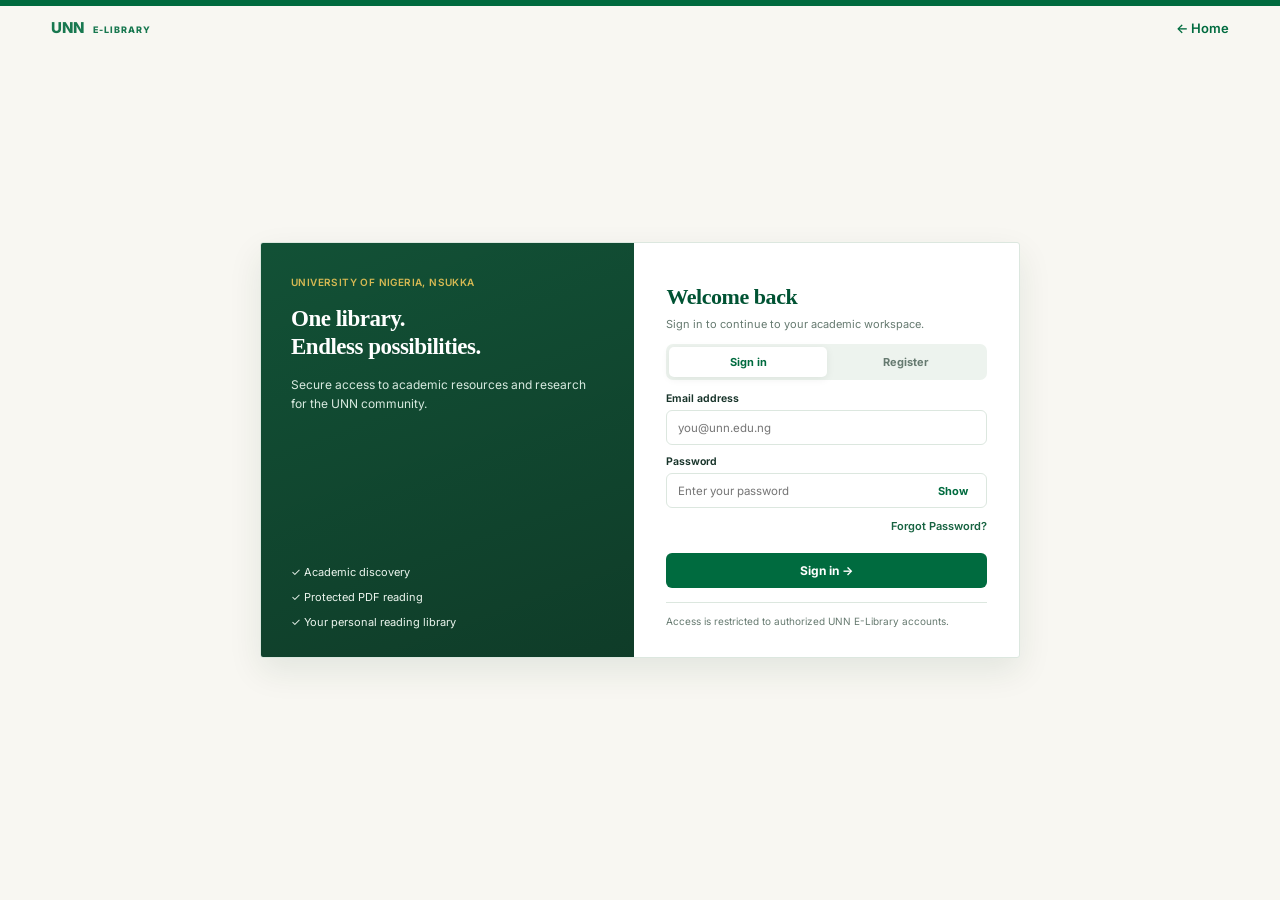
<file: frontend/index.html>
<!doctype html>
<html lang="en">
  <head>
    <meta charset="UTF-8" />
    <meta name="viewport" content="width=device-width,initial-scale=1" />
    <title>UNN E-Library | Academic Workspace</title>
    <link rel="preconnect" href="https://fonts.googleapis.com" />
    <link
      rel="stylesheet"
      href="https://fonts.googleapis.com/css2?family=Inter:wght@400;500;600;700;800&display=swap"
    />
    <link rel="stylesheet" href="./css/styles.css" />
    <link rel="stylesheet" href="./css/accelerator.css" />
    <link rel="stylesheet" href="./css/librarian.css" />
    <link rel="stylesheet" href="./css/refinements.css" />
    <link rel="stylesheet" href="./css/authors.css" />
    <link rel="stylesheet" href="./css/select-enhancer.css" />
    <link rel="stylesheet" href="./css/librarian-requests-page.css" />
    <link rel="stylesheet" href="./css/librarian-reports-page.css" />
    <link rel="stylesheet" href="./css/admin-notifications-management.css" />
    <link rel="stylesheet" href="./css/resource-management-refinement.css" />
    <link rel="stylesheet" href="./css/reading-statistics.css" />
    <link rel="stylesheet" href="./css/admin-dashboard.css" />
    <link rel="stylesheet" href="./css/resource-ui-final.css" />
    <link rel="stylesheet" href="./css/admin-user-management.css" />
    <link rel="stylesheet" href="./css/library-analytics.css" />
    <link rel="stylesheet" href="./css/search-filters.css" />
    <link rel="stylesheet" href="./css/history-progress.css" />
    <link rel="stylesheet" href="./css/bookmarks.css" />
    <link rel="stylesheet" href="./css/resource-requests.css" />
    <link rel="stylesheet" href="./css/course-reading-lists.css" />
    <link rel="stylesheet" href="./css/ui-dialog.css" />
    <link rel="stylesheet" href="./css/cas-notifications.css" />
    <link rel="stylesheet" href="./css/profile-settings.css" />
    <link rel="stylesheet" href="./css/reading-list-picker.css" />
    <link rel="stylesheet" href="./css/librarian-dashboard.css" />
    <link rel="stylesheet" href="./css/shared-ui-polish.css" />
    <link rel="stylesheet" href="./css/reading-history-clean.css" />
    <link rel="stylesheet" href="./css/three-ui-fixes.css" />
</head>
  <body class="dashboard-page">
    <div class="app-layout">
      <aside
        id="sidebar"
        class="sidebar"
        aria-label="Primary navigation"
      ></aside>
      <div class="main-area">
        <header class="topbar">
          <button
            id="menu-toggle"
            class="menu-toggle"
            type="button"
            aria-label="Toggle navigation"
          >
            ☰
          </button>
          <div class="topbar-title">
            <strong id="page-title">Dashboard</strong>
          </div>
          <div class="profile-chip">
            <span id="profile-initial" class="avatar">U</span
            ><span id="profile-name">Loading...</span
            ><span id="role-label" class="role-pill">Member</span>
          </div>
        </header>
        <main id="content" class="dashboard-content" tabindex="-1">
          <p>Loading your dashboard…</p>
        </main>
      </div>
    </div>
    <script type="module" src="./js/app.js"></script>
  </body>
</html>
</file>
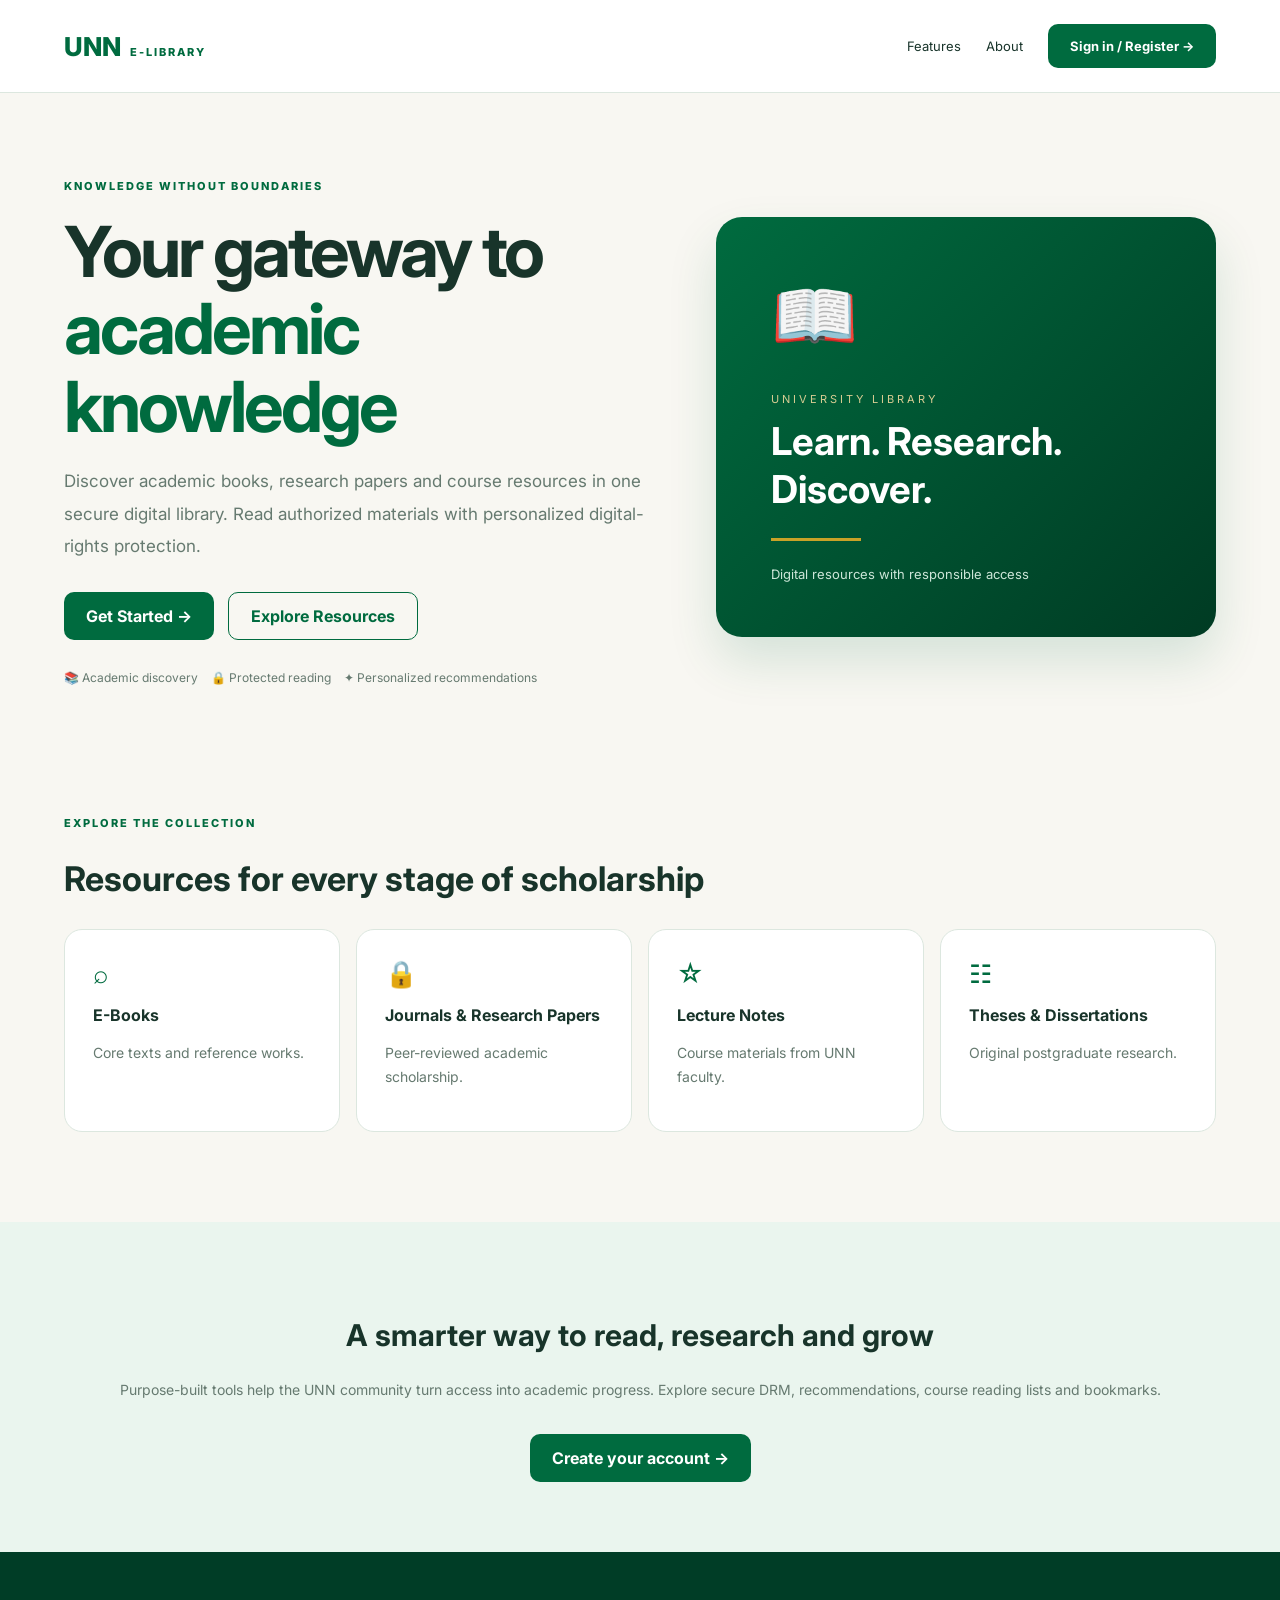
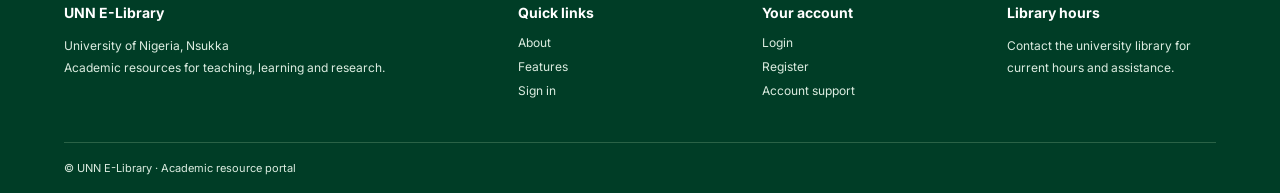
<file: frontend/landing.html>
<!doctype html>
<html lang="en">
  <head>
    <meta charset="UTF-8" />
    <meta name="viewport" content="width=device-width, initial-scale=1" />
    <title>UNN E-Library | Knowledge without boundaries</title>
    <link rel="preconnect" href="https://fonts.googleapis.com" />
    <link
      href="https://fonts.googleapis.com/css2?family=Inter:wght@400;500;600;700;800&display=swap"
      rel="stylesheet"
    />
    <link rel="stylesheet" href="./css/entry.css" />
  </head>
  <body>
    <header class="landing-nav">
      <a href="./landing.html" class="brand">UNN <small>E-LIBRARY</small></a>
      <nav>
        <a href="#features">Features</a><a href="#about">About</a
        ><a class="nav-cta" href="./login.html">Sign in / Register →</a>
      </nav>
    </header>
    <main>
      <section class="landing-hero">
        <div class="hero-copy">
          <p class="eyebrow">KNOWLEDGE WITHOUT BOUNDARIES</p>
          <h1>Your gateway to <em>academic knowledge</em></h1>
          <p>
            Discover academic books, research papers and course resources in one
            secure digital library. Read authorized materials with personalized
            digital-rights protection.
          </p>
          <div class="hero-actions">
            <a href="./login.html" class="primary">Get Started →</a
            ><a href="#features" class="ghost">Explore Resources</a>
          </div>
          <div class="trust">
            <span>📚 Academic discovery</span><span>🔒 Protected reading</span
            ><span>✦ Personalized recommendations</span>
          </div>
        </div>
        <div class="hero-art" aria-hidden="true">
          <div class="art-icon">📖</div>
          <p>UNIVERSITY LIBRARY</p>
          <strong>Learn. Research.<br />Discover.</strong>
          <div class="art-line"></div>
          <span>Digital resources with responsible access</span>
        </div>
      </section>
      <section id="features" class="features">
        <p class="eyebrow">EXPLORE THE COLLECTION</p>
        <h2>Resources for every stage of scholarship</h2>
        <div class="features-grid">
          <article>
            <span>⌕</span>
            <h3>E-Books</h3>
            <p>Core texts and reference works.</p>
          </article>
          <article>
            <span>🔒</span>
            <h3>Journals & Research Papers</h3>
            <p>Peer-reviewed academic scholarship.</p>
          </article>
          <article>
            <span>☆</span>
            <h3>Lecture Notes</h3>
            <p>Course materials from UNN faculty.</p>
          </article>
          <article>
            <span>☷</span>
            <h3>Theses & Dissertations</h3>
            <p>Original postgraduate research.</p>
          </article>
        </div>
      </section>
      <section id="about" class="about">
        <h2>A smarter way to read, research and grow</h2>
        <p>
          Purpose-built tools help the UNN community turn access into academic
          progress. Explore secure DRM, recommendations, course reading lists
          and bookmarks.
        </p>
        <a class="primary" href="./login.html#register"
          >Create your account →</a
        >
      </section>
    </main>
    <footer class="site-footer">
      <div class="site-footer-grid">
        <div>
          <strong>UNN E-Library</strong>
          <p>
            University of Nigeria, Nsukka<br />Academic resources for teaching,
            learning and research.
          </p>
        </div>
        <div>
          <strong>Quick links</strong><a href="#about">About</a
          ><a href="#features">Features</a><a href="./login.html">Sign in</a>
        </div>
        <div>
          <strong>Your account</strong><a href="./login.html#login">Login</a
          ><a href="./login.html#register">Register</a
          ><a href="./login.html">Account support</a>
        </div>
        <div>
          <strong>Library hours</strong>
          <p>
            Contact the university library for current hours and assistance.
          </p>
        </div>
      </div>
      <div class="site-footer-bottom">
        © UNN E-Library · Academic resource portal
      </div>
    </footer>
  </body>
</html>
</file>
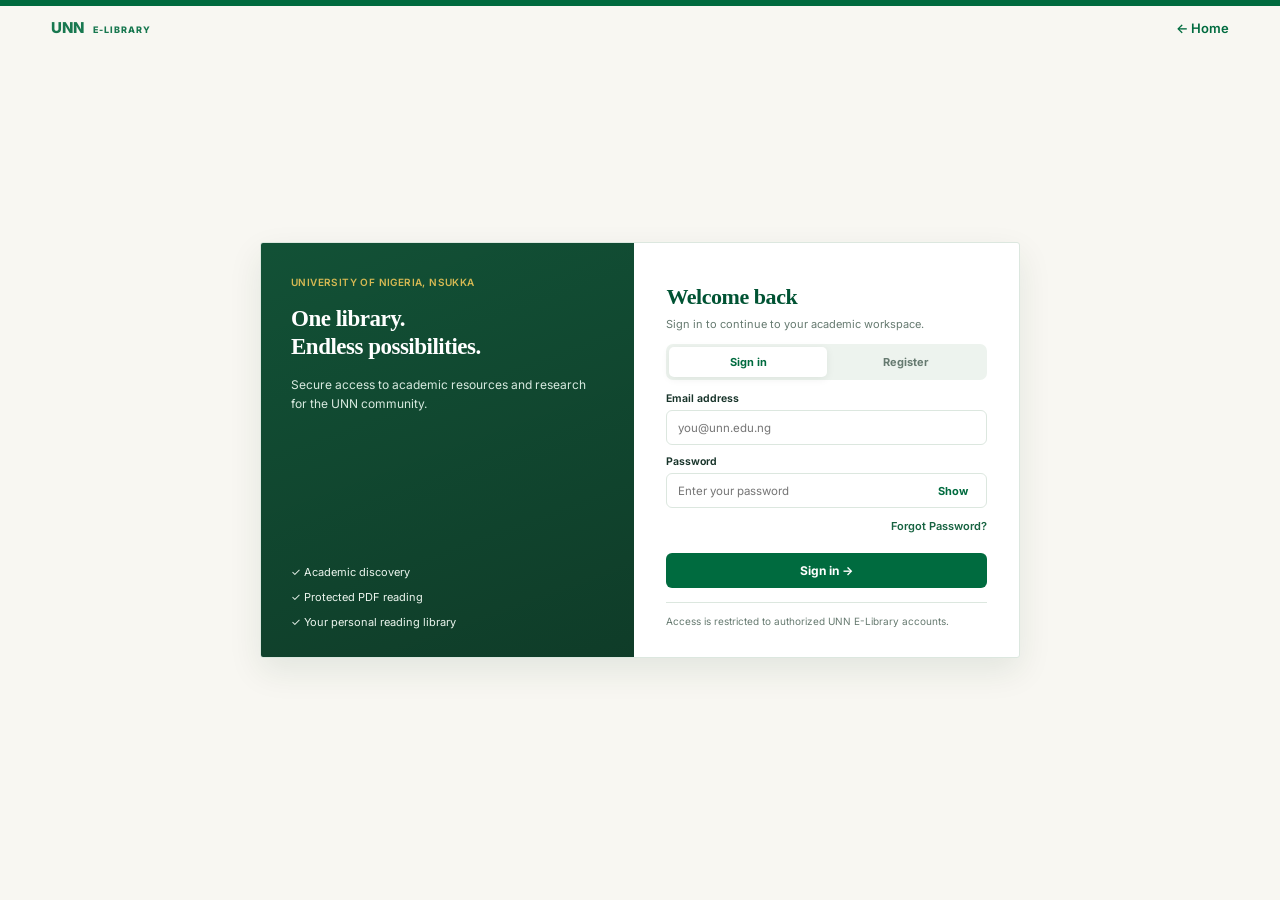
<file: frontend/login.html>
<!doctype html>
<html lang="en">
<head>
  <meta charset="UTF-8" />
  <meta name="viewport" content="width=device-width, initial-scale=1" />

  <title>Sign in or Register | UNN E-Library</title>

  <link rel="preconnect" href="https://fonts.googleapis.com" />
  <link
    href="https://fonts.googleapis.com/css2?family=Inter:wght@400;500;600;700;800&display=swap"
    rel="stylesheet"
  />

  <link rel="stylesheet" href="./css/entry.css" />
  <link rel="stylesheet" href="./css/auth-figma.css" />
  <link rel="stylesheet" href="./css/three-ui-fixes.css" />
</head>

<body class="auth-body">

  <!-- Top Navigation -->
  <header class="auth-top">
    <a class="brand" href="./landing.html">
      UNN <small>E-LIBRARY</small>
    </a>

    <a href="./landing.html">← Home</a>
  </header>

  <main class="auth-shell">

    <!-- Left Branding Section -->
    <aside class="auth-brand">
      <div class="auth-insignia">UNN</div>

      <p class="eyebrow">UNIVERSITY OF NIGERIA, NSUKKA</p>

      <h1>
        One library.<br />
        Endless possibilities.
      </h1>

      <p>
        Secure access to academic resources and research for the UNN
        community.
      </p>

      <div class="auth-points">
        <span>✓ Academic discovery</span>
        <span>✓ Protected PDF reading</span>
        <span>✓ Your personal reading library</span>
      </div>
    </aside>

    <!-- Right Authentication Section -->
    <section class="auth-card">

      <p class="eyebrow">UNN ACADEMIC RESOURCE PORTAL</p>

      <h2 id="form-title">Welcome back</h2>

      <p class="subtitle" id="form-subtitle">
        Sign in to continue to your academic workspace.
      </p>

      <!-- Sign In / Register Tabs -->
      <div
        class="auth-toggle"
        role="tablist"
        aria-label="Account access"
      >
        <button
          type="button"
          id="sign-in-tab"
          role="tab"
          aria-selected="true"
        >
          Sign in
        </button>

        <button
          type="button"
          id="register-tab"
          role="tab"
          aria-selected="false"
        >
          Register
        </button>
      </div>

      <!-- Form Feedback -->
      <p
        class="form-status"
        id="form-status"
        role="alert"
        aria-live="polite"
      ></p>

      <!-- ====================== -->
      <!-- SIGN IN FORM           -->
      <!-- ====================== -->
      <form id="login-form">

        <label for="login-email">Email address</label>
        <input
          id="login-email"
          type="email"
          autocomplete="username"
          required
          placeholder="you@unn.edu.ng"
        />

        <label for="login-password">Password</label>
        <input
          id="login-password"
          type="password"
          autocomplete="current-password"
          required
          placeholder="Enter your password"
        />

        <!-- Forgot Password Link -->
        <p
          class="forgot-password-link"
          style="text-align: right; margin: 8px 0 14px;"
        >
          <a
            href="./reset-password.html"
            style="color: #176341; font-weight: 600; text-decoration: none;"
          >
            Forgot Password?
          </a>
        </p>

        <!-- Sign In Button -->
        <button
          class="primary full"
          id="login-submit"
          type="submit"
        >
          Sign in →
        </button>

      </form>

      <!-- ====================== -->
      <!-- REGISTRATION FORM      -->
      <!-- ====================== -->
      <form id="register-form" hidden>

        <label for="register-role">Account Type</label>
        <select id="register-role" name="role" required>
          <option value="student">Student</option>
          <option value="lecturer">Lecturer</option>
        </select>

        <label for="register-name">Full name</label>
        <input
          id="register-name"
          type="text"
          autocomplete="name"
          required
          maxlength="150"
          placeholder="Your official full name"
        />

        <label for="register-email">Email address</label>
        <input
          id="register-email"
          type="email"
          autocomplete="email"
          required
          placeholder="Your email"
        />

        <label for="register-department">Department ID</label>
        <input
          id="register-department"
          type="number"
          min="1"
          step="1"
          placeholder="Valid department database ID"
          required
        />

        <p class="field-note">
          Registration currently needs a valid department ID from the
          university records. This field will become a department selector
          once the academic lookup API is confirmed.
        </p>

        <!-- Student-Specific Fields -->
        <div id="student-fields">

          <label for="register-matric">Matriculation number</label>
          <input
            id="register-matric"
            type="text"
            autocomplete="off"
            placeholder="Your matriculation number"
          />

          <label for="register-level">Academic level</label>
          <select id="register-level">
            <option value="">Select level</option>
            <option value="100">100 Level</option>
            <option value="200">200 Level</option>
            <option value="300">300 Level</option>
            <option value="400">400 Level</option>
            <option value="500">500 Level</option>
            <option value="600">600 Level</option>
          </select>

        </div>

        <!-- Lecturer-Specific Fields -->
        <div id="lecturer-fields" hidden>

          <label for="register-staff">Staff ID</label>
          <input
            id="register-staff"
            type="text"
            placeholder="Your staff identification number"
          />

        </div>

        <!-- Registration Password -->
        <label for="register-password">Password</label>
        <input
          id="register-password"
          type="password"
          autocomplete="new-password"
          minlength="8"
          required
          placeholder="Create a strong password"
        />

        <label for="register-confirm">Confirm password</label>
        <input
          id="register-confirm"
          type="password"
          autocomplete="new-password"
          required
          placeholder="Re-enter your password"
        />

        <button
          class="primary full"
          id="register-submit"
          type="submit"
        >
          Create account →
        </button>

        <p class="field-note">
          Librarian and administrator accounts are provisioned securely,
          not through public registration.
        </p>

      </form>

      <!-- Authentication Footer -->
      <div class="auth-footer">
        Access is restricted to authorized UNN E-Library accounts.
      </div>

    </section>
  </main>

  <script type="module" src="./js/auth-page.js"></script>

</body>
</html>
</file>
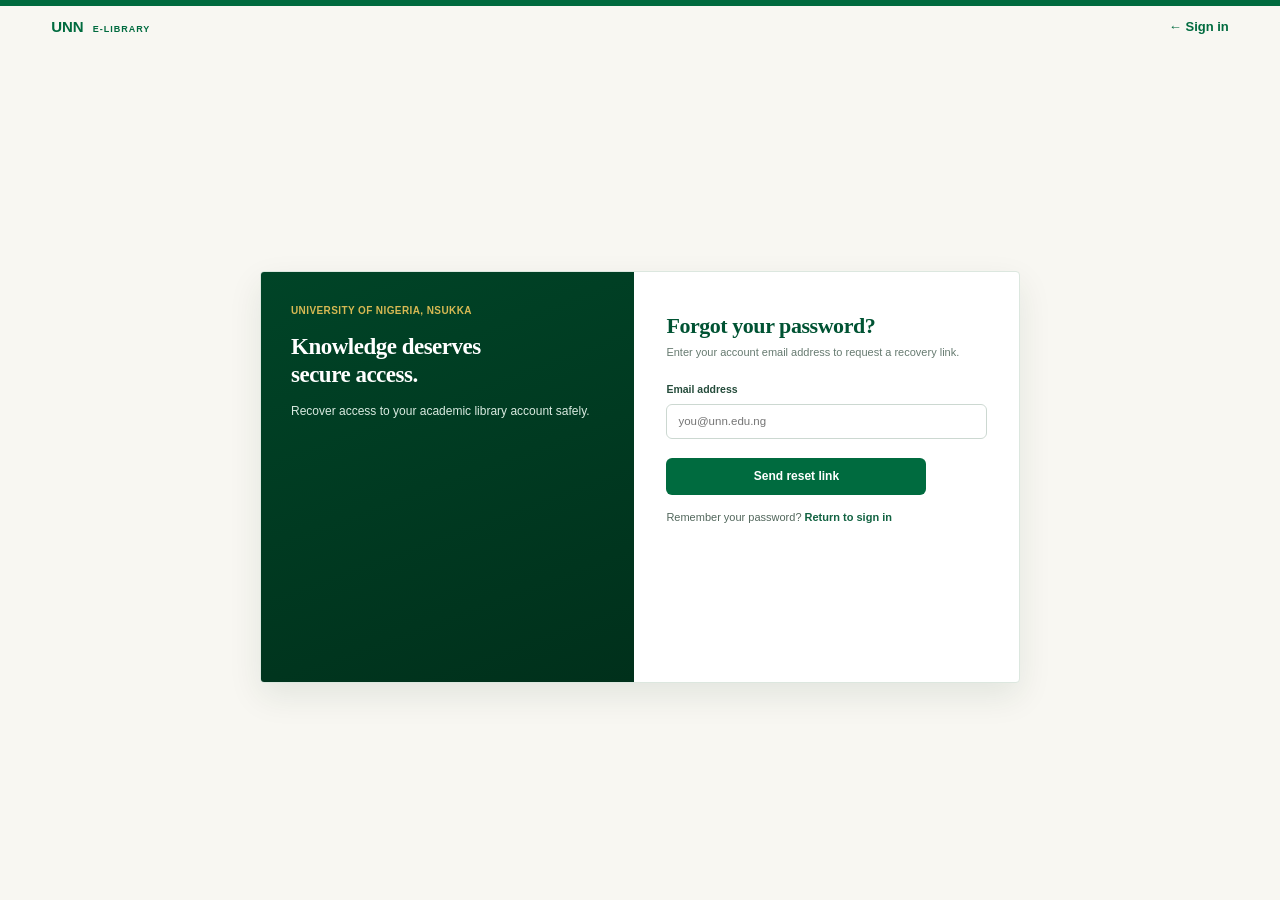
<file: frontend/reset-password.html>
<!doctype html>
<html lang="en">
<head>
  <meta charset="UTF-8" />
  <meta name="viewport" content="width=device-width, initial-scale=1" />
  <meta name="referrer" content="no-referrer" />
  <title>Reset Password | UNN E-Library</title>
  <link rel="stylesheet" href="./css/entry.css" />
  <link rel="stylesheet" href="./css/password-reset.css" />
  <link rel="stylesheet" href="./css/three-ui-fixes.css" />
</head>
<body class="auth-body">
  <header class="auth-top"><a class="brand" href="./landing.html">UNN <small>E-LIBRARY</small></a><a href="./login.html">← Sign in</a></header>
  <main class="auth-shell">
    <aside class="auth-brand">
      <div class="auth-insignia">UNN</div>
      <p class="eyebrow">UNIVERSITY OF NIGERIA, NSUKKA</p>
      <h1>Knowledge deserves<br />secure access.</h1>
      <p>Recover access to your academic library account safely.</p>
    </aside>
    <section class="auth-card reset-card">
      <p class="eyebrow">ACCOUNT RECOVERY</p>
      <h2 id="reset-title">Forgot your password?</h2>
      <p class="subtitle" id="reset-subtitle">Enter your account email address to request a recovery link.</p>
      <p id="reset-message" class="form-status" role="status" aria-live="polite"></p>
      <form id="reset-request-form">
        <label for="reset-email">Email address</label>
        <input id="reset-email" type="email" autocomplete="email" required placeholder="you@unn.edu.ng" />
        <button class="primary full" type="submit">Send reset link</button>
      </form>
      <form id="reset-change-form" hidden>
        <label for="reset-new-password">New password</label>
        <input id="reset-new-password" type="password" minlength="12" maxlength="128" required autocomplete="new-password" placeholder="At least 12 characters" />
        <label for="reset-confirm-password">Confirm new password</label>
        <input id="reset-confirm-password" type="password" minlength="12" maxlength="128" required autocomplete="new-password" placeholder="Re-enter your password" />
        <button class="primary full" type="submit">Update password</button>
      </form>
      <p class="reset-footnote">Remember your password? <a href="./login.html">Return to sign in</a></p>
    </section>
  </main>
  <script type="module" src="./js/password-reset-page.js"></script>
</body>
</html>
</file>
<file: frontend/css/styles.css>
:root {
  --green: #006b3f;
  --deep-green: #004d2c;
  --ivory: #f8f7f2;
  --gold: #c9a227;
  --text: #1b2923;
  --muted: #738078;
  --border: #e5eae6;
  --white: #ffffff;
}

* {
  box-sizing: border-box;
}

body {
  margin: 0;
  font-family: "Inter", Arial, sans-serif;
  color: var(--text);
  background: var(--ivory);
}

button, input {
  font: inherit;
}

button {
  cursor: pointer;
}

.eyebrow {
  color: var(--green);
  font-size: 11px;
  font-weight: 800;
  letter-spacing: 1.5px;
}

.muted {
  color: var(--muted);
  line-height: 1.7;
}

.login-layout {
  min-height: 100vh;
  display: grid;
  grid-template-columns: 1fr 1fr;
}

.login-brand {
  background:
    radial-gradient(circle at 80% 15%, #167d53 0%, transparent 36%),
    linear-gradient(140deg, #005b35, #003c25);
  color: white;
  padding: 56px 9%;
  display: flex;
  flex-direction: column;
  justify-content: space-between;
}

.brand-mark {
  width: 64px;
  height: 64px;
  display: grid;
  place-items: center;
  border: 2px solid var(--gold);
  border-radius: 18px;
  font-weight: 800;
  font-size: 23px;
}

.brand-overline {
  color: #e5d9a2;
  font-size: 12px;
  letter-spacing: 2px;
}

.login-brand h1 {
  font-size: clamp(40px, 5vw, 70px);
  line-height: 1.12;
  max-width: 580px;
  font-weight: 800;
  letter-spacing: -2px;
  margin: 24px 0;
}

.brand-description {
  font-size: 16px;
  line-height: 1.9;
  color: #d8ede0;
  max-width: 480px;
}

.brand-footer {
  color: #a7cbb6;
  font-size: 12px;
}

.login-form-panel {
  display: grid;
  place-items: center;
  padding: 40px;
}

.login-card {
  width: 100%;
  max-width: 440px;
}

.mobile-brand {
  display: none;
  color: var(--green);
  font-size: 21px;
  font-weight: 800;
  margin-bottom: 35px;
}

.login-card h2 {
  font-size: 31px;
  font-weight: 800;
  letter-spacing: -1px;
  margin: 12px 0;
}

.login-card .muted {
  margin-bottom: 34px;
}

.login-card label {
  display: block;
  margin: 22px 0 9px;
  font-weight: 600;
  font-size: 13px;
}

.login-card input {
  display: block;
  width: 100%;
  border: 1px solid #dce3dd;
  border-radius: 11px;
  padding: 15px 16px;
  background: white;
  outline: none;
}

.login-card input:focus {
  border-color: var(--green);
  box-shadow: 0 0 0 3px #006b3f16;
}

.btn-primary {
  background: var(--green);
  color: white;
  border: 0;
  border-radius: 11px;
  padding: 15px 22px;
  font-weight: 700;
  width: 100%;
  transition: background .2s;
}

.btn-primary:hover {
  background: var(--deep-green);
}

.btn-primary:disabled {
  opacity: .65;
  cursor: wait;
}

.form-error {
  color: #b42318;
  font-size: 13px;
  min-height: 22px;
  margin: 15px 0;
}

.login-note {
  text-align: center;
  color: var(--muted);
  font-size: 12px;
  margin-top: 30px;
  line-height: 1.7;
}

/* Dashboard */

.app-layout {
  min-height: 100vh;
  display: flex;
}

.sidebar {
  width: 260px;
  flex-shrink: 0;
  background: white;
  border-right: 1px solid var(--border);
  padding: 28px 18px;
  display: flex;
  flex-direction: column;
  min-height: 100vh;
}

.sidebar-brand {
  padding: 4px 13px 35px;
  display: flex;
  align-items: center;
  gap: 13px;
}

.sidebar-logo {
  background: var(--green);
  color: white;
  width: 45px;
  height: 45px;
  border-radius: 12px;
  display: grid;
  place-items: center;
  font-weight: 800;
}

.sidebar-brand strong {
  display: block;
  font-size: 15px;
}

.sidebar-brand small {
  display: block;
  color: var(--muted);
  font-size: 10px;
  margin-top: 4px;
}

.nav-label {
  font-size: 10px;
  font-weight: 800;
  letter-spacing: 1.5px;
  color: #9ca8a0;
  padding: 14px;
}

.nav-item {
  display: flex;
  align-items: center;
  gap: 12px;
  width: 100%;
  border-radius: 10px;
  padding: 13px 14px;
  margin: 3px 0;
  color: #52645a;
  font-size: 13px;
  font-weight: 600;
  text-decoration: none;
  border: 0;
  background: transparent;
  text-align: left;
}

.nav-item.active {
  background: #eaf5ee;
  color: var(--green);
}

.nav-item.pending {
  opacity: .55;
  cursor: not-allowed;
}

.nav-item.logout {
  color: #b42318;
  cursor: pointer;
}

.sidebar-footer {
  margin-top: auto;
  padding-top: 25px;
  border-top: 1px solid var(--border);
}

.main-area {
  min-width: 0;
  flex: 1;
}

.topbar {
  height: 85px;
  background: white;
  border-bottom: 1px solid var(--border);
  padding: 0 38px;
  display: flex;
  align-items: center;
  justify-content: space-between;
}

.topbar-title strong {
  display: block;
  margin-top: 5px;
  font-size: 16px;
}

.profile-chip {
  display: flex;
  align-items: center;
  gap: 10px;
  font-size: 13px;
  font-weight: 600;
}

.avatar {
  width: 37px;
  height: 37px;
  display: grid;
  place-items: center;
  border-radius: 50%;
  background: #e3f1e7;
  color: var(--green);
  font-weight: 800;
}

.menu-toggle {
  display: none;
  border: 0;
  background: transparent;
  font-size: 23px;
}

.dashboard-content {
  max-width: 1400px;
  margin: 0 auto;
  padding: 36px 40px;
}

.welcome-banner {
  background:
    radial-gradient(circle at 90% 0%, #147a50, transparent 40%),
    linear-gradient(120deg, var(--deep-green), var(--green));
  color: white;
  border-radius: 18px;
  padding: 43px;
}

.light-eyebrow {
  color: #f1db95;
}

.welcome-banner h1 {
  font-size: clamp(25px, 3vw, 36px);
  font-weight: 800;
  margin: 15px 0;
}

.welcome-banner p {
  color: #d3e9da;
}

.section-heading {
  display: flex;
  align-items: end;
  justify-content: space-between;
  margin: 36px 0 20px;
}

.section-heading h2 {
  font-size: 22px;
  font-weight: 800;
  margin-top: 7px;
}

.role-pill {
  background: #e9f2e8;
  color: var(--green);
  padding: 8px 13px;
  border-radius: 20px;
  font-size: 12px;
  font-weight: 700;
}

.dashboard-grid {
  display: grid;
  grid-template-columns: repeat(3, minmax(0, 1fr));
  gap: 20px;
}

.stat-card {
  background: white;
  padding: 25px;
  border: 1px solid var(--border);
  border-radius: 15px;
}

.stat-card-icon {
  font-size: 25px;
  margin-bottom: 17px;
}

.stat-card h3 {
  font-size: 14px;
  font-weight: 700;
  margin: 0 0 7px;
}

.stat-card p {
  color: var(--muted);
  font-size: 12px;
  line-height: 1.7;
}

.information-panel {
  background: white;
  border: 1px solid var(--border);
  border-radius: 15px;
  padding: 28px;
  margin-top: 25px;
  display: flex;
  gap: 18px;
  align-items: start;
}

.information-icon {
  font-size: 30px;
}

.information-panel h3 {
  font-weight: 800;
  margin-bottom: 8px;
}

.information-panel p {
  color: var(--muted);
  font-size: 13px;
  line-height: 1.8;
}

@media (max-width: 900px) {
  .login-layout {
    grid-template-columns: 1fr;
  }

  .login-brand {
    display: none;
  }

  .mobile-brand {
    display: block;
  }

  .login-form-panel {
    min-height: 100vh;
    padding: 28px;
  }

  .sidebar {
    display: none;
    position: fixed;
    z-index: 10;
    height: 100vh;
    overflow-y: auto;
    box-shadow: 8px 0 35px #00000018;
  }

  .sidebar.open {
    display: flex;
  }

  .menu-toggle {
    display: block;
  }

  .topbar {
    padding: 0 20px;
  }

  .topbar-title .eyebrow {
    display: none;
  }

  .dashboard-content {
    padding: 22px;
  }

  .dashboard-grid {
    grid-template-columns: 1fr;
  }
}

/* Real library catalogue */

.library-section {
  margin-top: 32px;
}

.library-search {
  display: flex;
  gap: 12px;
  margin-bottom: 18px;
}

.library-search input {
  flex: 1;
  min-width: 0;
  padding: 14px 16px;
  border: 1px solid var(--border);
  border-radius: 10px;
  background: white;
  outline: none;
}

.library-search input:focus {
  border-color: var(--green);
  box-shadow: 0 0 0 3px #006b3f16;
}

.search-button,
.resource-action {
  border: 0;
  background: var(--green);
  color: white;
  border-radius: 9px;
  padding: 12px 18px;
  font-size: 13px;
  font-weight: 700;
}

.search-button:hover,
.resource-action:hover {
  background: var(--deep-green);
}

.resource-action:disabled {
  opacity: 0.6;
  cursor: wait;
}

.library-status {
  color: var(--muted);
  font-size: 13px;
  margin: 12px 0 20px;
}

.resource-grid {
  display: grid;
  grid-template-columns: repeat(3, minmax(0, 1fr));
  gap: 18px;
}

.resource-card {
  background: white;
  border: 1px solid var(--border);
  border-radius: 15px;
  padding: 24px;
  display: flex;
  flex-direction: column;
  gap: 12px;
}

.resource-card h3 {
  font-size: 16px;
  font-weight: 800;
  margin: 0;
  line-height: 1.5;
}

.resource-card > p {
  color: var(--muted);
  font-size: 13px;
  line-height: 1.6;
  margin: 0;
}

.resource-card > p:not(.resource-meta) {
  overflow: hidden;
  display: -webkit-box;
  -webkit-line-clamp: 3;
  -webkit-box-orient: vertical;
}

.resource-type {
  display: inline-block;
  align-self: flex-start;
  background: #eaf5ee;
  color: var(--green);
  font-size: 11px;
  font-weight: 700;
  padding: 6px 10px;
  border-radius: 20px;
  text-transform: capitalize;
}

.resource-card .resource-action {
  margin-top: auto;
}

.library-pagination {
  margin: 24px 0;
  display: flex;
  align-items: center;
  justify-content: center;
  gap: 16px;
  font-size: 12px;
}

.page-button {
  background: white;
  border: 1px solid var(--border);
  border-radius: 8px;
  padding: 10px 16px;
}

.page-button:disabled {
  opacity: .4;
  cursor: not-allowed;
}

@media (max-width: 1100px) {
  .resource-grid {
    grid-template-columns: repeat(2, minmax(0, 1fr));
  }
}

@media (max-width: 650px) {
  .resource-grid {
    grid-template-columns: 1fr;
  }

  .library-search {
    flex-direction: column;
  }
}
</file>
<file: frontend/css/accelerator.css>
/* UNN E-Library — additive Figma-inspired styling, original stylesheet retained. */
:root {
  --green: #006b3f;
  --deep-green: #004d2c;
  --ivory: #f8f7f2;
  --border: #e5eae6;
  --muted: #738078;
}
.sidebar {
  width: 240px;
  position: sticky;
  top: 0;
  height: 100vh;
  overflow-y: auto;
  min-height: 0;
  gap: 2px;
}
.sidebar-brand {
  padding: 4px 10px 30px;
}
.nav-item {
  min-height: 44px;
}
.nav-symbol {
  width: 22px;
  display: inline-flex;
  justify-content: center;
  font-size: 18px;
}
.sidebar-footer {
  margin-top: auto;
}
.topbar {
  height: 76px;
}
.topbar-title strong {
  font-size: 18px;
}
.dashboard-content {
  max-width: 1520px;
  padding: 36px 38px 76px;
}
.page-heading {
  margin: 0 0 25px;
}
.page-heading h1 {
  font-size: clamp(26px, 3vw, 36px);
  letter-spacing: -0.03em;
  margin: 10px 0;
}
.subheading {
  color: var(--muted);
  margin: 4px 0;
  line-height: 1.6;
}
.hero-panel {
  background:
    radial-gradient(circle at 92% 0, #178354, transparent 34%),
    linear-gradient(120deg, #004b2d, #006b3f);
  color: white;
  padding: 38px;
  border-radius: 18px;
  margin: 4px 0 28px;
  box-shadow: 0 12px 30px #004d2c10;
}
.hero-panel .eyebrow {
  color: #edd994;
}
.hero-panel h2 {
  font-size: clamp(25px, 3vw, 37px);
  margin: 14px 0;
}
.hero-panel p {
  color: #d9eee3;
}
.hero-panel .btn-primary-alt {
  background: #fff;
  color: #005534;
  margin-top: 12px;
}
.data-panel {
  margin: 24px 0 32px;
}
.panel-heading {
  font-size: 20px;
  letter-spacing: -0.025em;
  margin: 0 0 18px;
}
.shortcut-grid {
  display: grid;
  grid-template-columns: repeat(3, minmax(0, 1fr));
  gap: 16px;
}
.shortcut {
  background: white;
  border: 1px solid var(--border);
  padding: 23px;
  text-align: left;
  font:
    700 14px Inter,
    sans-serif;
  color: #24483b;
  border-radius: 14px;
  min-height: 85px;
  cursor: pointer;
}
.shortcut:hover {
  border-color: #8bb8a0;
  box-shadow: 0 5px 20px #0a3b2010;
}
.resource-grid-v2 {
  display: grid;
  grid-template-columns: repeat(3, minmax(0, 1fr));
  gap: 17px;
}
.resource-card-v2 {
  border: 1px solid var(--border);
  background: #fff;
  padding: 23px;
  border-radius: 15px;
  display: flex;
  flex-direction: column;
  gap: 12px;
  min-height: 225px;
}
.resource-card-v2 h3 {
  font-size: 16px;
  line-height: 1.45;
  margin: 0;
}
.card-abstract {
  line-height: 1.7;
  color: #66776c;
  display: -webkit-box;
  -webkit-box-orient: vertical;
  -webkit-line-clamp: 3;
  overflow: hidden;
  font-size: 13px;
  margin: 0;
  flex: 1;
}
.card-meta {
  font-size: 12px;
  color: #7a8880;
}
.card-actions {
  display: flex;
  flex-wrap: wrap;
  gap: 9px;
  margin-top: auto;
}
.pill {
  display: inline-block;
  align-self: flex-start;
  background: #edf6ee;
  color: #006b3f;
  border-radius: 99px;
  padding: 6px 11px;
  font-size: 11px;
  font-weight: 700;
  text-transform: capitalize;
}
.btn-primary-alt,
.btn-quiet {
  border: 1px solid var(--green);
  border-radius: 9px;
  padding: 11px 17px;
  font:
    700 12px Inter,
    sans-serif;
  cursor: pointer;
}
.btn-primary-alt {
  background: var(--green);
  color: #fff;
}
.btn-primary-alt:hover {
  background: var(--deep-green);
}
.btn-quiet {
  background: #fff;
  color: var(--green);
}
button:disabled {
  opacity: 0.45;
  cursor: not-allowed;
}
.search-form {
  display: flex;
  gap: 12px;
  margin-bottom: 19px;
}
.field-input {
  width: 100%;
  border: 1px solid #dfe5df;
  background: #fff;
  border-radius: 10px;
  padding: 13px 15px;
  font: inherit;
  outline: none;
  min-height: 46px;
}
.field-input:focus {
  border-color: var(--green);
  box-shadow: 0 0 0 3px #006b3f19;
}
.results-count {
  font-size: 13px;
  color: #66776c;
}
.pager {
  display: flex;
  gap: 14px;
  align-items: center;
  justify-content: center;
  margin: 26px 0;
}
.empty-state,
.error-state {
  background: #fff;
  border: 1px dashed #d5ded6;
  border-radius: 13px;
  padding: 35px;
  color: #77857b;
  text-align: center;
}
.error-state {
  background: #fff7f6;
  color: #a61e1e;
  border-color: #f0c4c1;
  text-align: left;
}
.notice {
  padding: 13px;
  border-radius: 10px;
  background: #eef5ef;
  margin-bottom: 18px;
}
.notice.error {
  color: #a61e1e;
  background: #fff2f0;
}
.stack-list {
  display: grid;
  gap: 12px;
}
.list-record {
  background: #fff;
  border: 1px solid var(--border);
  border-radius: 13px;
  padding: 20px;
  margin: 10px 0;
}
.list-record h3 {
  font-size: 15px;
  margin: 0 0 9px;
}
.list-record p {
  color: var(--muted);
  line-height: 1.6;
  font-size: 13px;
}
.details-grid {
  display: grid;
  grid-template-columns: 170px 1fr;
  gap: 12px 20px;
  padding: 20px;
  background: #fff;
  border: 1px solid var(--border);
  border-radius: 12px;
  margin: 16px 0;
}
.details-grid dt {
  font-size: 12px;
  color: var(--muted);
}
.details-grid dd {
  margin: 0;
  overflow-wrap: anywhere;
  font-weight: 600;
  font-size: 13px;
}
.request-form {
  max-width: 650px;
  display: grid;
  gap: 12px;
}
.request-form textarea {
  min-height: 110px;
  resize: vertical;
}
.form-feedback {
  font-size: 13px;
  color: var(--green);
}
@media (max-width: 1100px) {
  .resource-grid-v2,
  .shortcut-grid {
    grid-template-columns: repeat(2, minmax(0, 1fr));
  }
}
@media (max-width: 900px) {
  .sidebar {
    position: fixed;
    height: 100vh;
    z-index: 30;
    top: 0;
    display: none;
  }
  .sidebar.open {
    display: flex;
  }
  .dashboard-content {
    padding: 25px 20px;
  }
  .profile-chip .role-pill {
    display: none;
  }
}
@media (max-width: 620px) {
  .resource-grid-v2,
  .shortcut-grid {
    grid-template-columns: 1fr;
  }
  .search-form {
    flex-direction: column;
  }
  .hero-panel {
    padding: 26px;
  }
  .topbar {
    padding: 0 15px;
  }
  .profile-chip {
    font-size: 11px;
  }
  .details-grid {
    grid-template-columns: 1fr;
    gap: 5px;
  }
}
</file>
<file: frontend/css/librarian.css>
/* Additive librarian management styling, complements accelerator.css */
.manage-toolbar {
  display: flex;
  align-items: center;
  gap: 12px;
  flex-wrap: wrap;
  margin: 18px 0 12px;
}
.manage-toolbar input {
  flex: 1;
  min-width: 230px;
}
.manage-toolbar select {
  width: 165px;
}
.manage-feedback {
  color: #65796b;
  font-size: 13px;
  min-height: 22px;
}
.manage-collection {
  display: grid;
  gap: 11px;
}
.manage-resource-row {
  display: flex;
  align-items: center;
  gap: 17px;
  padding: 18px 20px;
  border: 1px solid #e5eae6;
  background: #fff;
  border-radius: 13px;
}
.manage-resource-info {
  flex: 1;
  min-width: 0;
}
.manage-resource-info h3 {
  margin: 0 0 6px;
  font-size: 15px;
  overflow-wrap: anywhere;
}
.manage-resource-info p {
  font-size: 12px;
  color: #738078;
  margin: 0;
}
.manage-status {
  padding: 7px 11px;
  border-radius: 100px;
  font-weight: 700;
  font-size: 11px;
  background: #edf1f4;
  color: #425a6b;
}
.manage-status.published {
  background: #e6f5e9;
  color: #006b3f;
}
.manage-status.archived {
  background: #f4eeee;
  color: #9a4a4a;
}
.manage-row-actions {
  display: flex;
  gap: 8px;
  flex-wrap: wrap;
}
.upload-backdrop {
  position: fixed;
  inset: 0;
  background: #0a2319a6;
  display: grid;
  place-items: center;
  padding: 20px;
  z-index: 100;
}
.upload-dialog {
  width: min(850px, 100%);
  max-height: 94vh;
  overflow: auto;
  background: white;
  border-radius: 18px;
  box-shadow: 0 24px 80px #061c1670;
  border-top: 4px solid #006b3f;
}
.upload-header {
  display: flex;
  align-items: center;
  justify-content: space-between;
  padding: 24px 29px;
  border-bottom: 1px solid #e5eae6;
}
.upload-header h2 {
  margin: 6px 0 0;
  font-size: 24px;
}
.upload-header .btn-quiet {
  border: 0;
  font-size: 20px;
}
.upload-form {
  padding: 23px 29px 27px;
}
.upload-fields {
  display: grid;
  grid-template-columns: 1fr 1fr;
  gap: 15px;
}
.upload-field {
  display: grid;
  gap: 8px;
  font-size: 13px;
  font-weight: 650;
  color: #344b3e;
}
.upload-field.full {
  grid-column: 1/-1;
}
.upload-field small {
  font-size: 11px;
  color: #718476;
  font-weight: 400;
}
.upload-publish {
  display: flex;
  align-items: flex-start;
  gap: 10px;
  font-size: 13px;
  margin-top: 19px;
  color: #284534;
}
.upload-publish input {
  accent-color: #006b3f;
}
.upload-note {
  padding: 12px 14px;
  border-radius: 10px;
  background: #eef5ef;
  color: #3c5a4b;
  font-size: 12px;
  line-height: 1.65;
}
.upload-footer {
  display: flex;
  justify-content: flex-end;
  gap: 12px;
  margin-top: 13px;
}
@media (max-width: 720px) {
  .manage-resource-row {
    align-items: flex-start;
    flex-wrap: wrap;
  }
  .manage-row-actions {
    width: 100%;
  }
  .upload-fields {
    grid-template-columns: 1fr;
  }
  .upload-header,
  .upload-form {
    padding: 18px;
  }
  .manage-toolbar select {
    width: 100%;
  }
  .manage-toolbar .btn-primary-alt {
    flex: 1;
  }
}

/* Refined resource management and in-app dialogs */
.manage-toolbar {
  display: grid;
  grid-template-columns: minmax(220px, 1fr) auto minmax(145px, 175px) auto;
  gap: 10px;
  align-items: center;
}
.manage-toolbar input,
.manage-toolbar select {
  width: 100%;
  min-width: 0;
}
.manage-toolbar .btn-primary-alt {
  white-space: nowrap;
}
.manage-resource-row {
  gap: 14px;
}
.manage-row-actions .btn-quiet,
.manage-row-actions .btn-primary-alt {
  width: auto;
  padding: 10px 13px;
}
.mini-dialog {
  width: min(530px, 100%);
  max-height: 92vh;
}
.mini-dialog .upload-header {
  padding: 20px 24px;
}
.mini-dialog .upload-header h2 {
  font-size: 21px;
  margin: 0;
}
.dialog-explanation {
  margin: 18px 24px 0;
  color: #50685a;
  font-size: 14px;
  line-height: 1.65;
  overflow-wrap: anywhere;
}
.dialog-body,
.resource-detail-body {
  padding: 20px 24px 5px;
}
.dialog-body .upload-note {
  margin: 12px 0 0;
}
.dialog-feedback {
  min-height: 20px;
  margin: 12px 24px;
  color: #a13d25;
  font-size: 13px;
}
.dialog-actions {
  padding: 0 24px 22px;
}
.danger-action {
  background: #aa3535 !important;
}
.resource-detail-grid {
  display: grid;
  grid-template-columns: minmax(110px, 34%) 1fr;
  gap: 12px 17px;
  margin: 19px 0;
  padding: 0;
}
.resource-detail-grid dt {
  font-size: 12px;
  color: #728379;
  font-weight: 700;
}
.resource-detail-grid dd {
  font-size: 13px;
  color: #223a2a;
  overflow-wrap: anywhere;
  margin: 0;
  white-space: pre-wrap;
}
.resource-file-note {
  font-size: 12px;
  color: #536b5b;
  line-height: 1.6;
  background: #f0f5f0;
  border-radius: 9px;
  padding: 11px;
}
.resource-detail-body .manage-row-actions {
  margin: 12px 0 4px;
}
@media (max-width: 900px) {
  .manage-toolbar {
    grid-template-columns: 1fr auto;
  }
  .manage-toolbar select {
    grid-column: 1/2;
  }
  .manage-toolbar > .btn-primary-alt:last-child {
    grid-column: 2/3;
  }
}
@media (max-width: 530px) {
  .manage-toolbar {
    grid-template-columns: 1fr 1fr;
  }
  .manage-toolbar input {
    grid-column: 1/-1;
  }
  .manage-toolbar select {
    grid-column: 1/-1;
  }
  .manage-toolbar > .btn-primary-alt:last-child {
    grid-column: 1/-1;
  }
  .resource-detail-grid {
    grid-template-columns: 1fr;
    gap: 4px;
  }
  .resource-detail-grid dd {
    margin-bottom: 8px;
  }
}

/* Truthful PDF transfer progress — tracks browser upload separately from storage processing. */
.unn-progress[hidden] {
  display: none !important;
}
.unn-progress {
  margin: 16px 0;
  padding: 17px;
  border: 1px solid #d3e7d8;
  background: #f4faf6;
  border-radius: 12px;
}
.unn-progress-label {
  font-size: 14px;
  font-weight: 750;
  color: #005e38;
  margin-bottom: 11px;
}
.unn-progress-track {
  height: 12px;
  width: 100%;
  background: #dbe9dd;
  border-radius: 999px;
  overflow: hidden;
  position: relative;
}
.unn-progress-fill {
  height: 100%;
  width: 0%;
  background: #006b3f;
  border-radius: 999px;
  transition: width 0.18s ease;
}
.unn-progress-track.indeterminate .unn-progress-fill {
  position: absolute;
  width: 35% !important;
  left: 0;
  animation: unnUploadPulse 1.45s ease-in-out infinite;
}
.unn-progress-detail,
.unn-progress-timer {
  font-size: 12px;
  color: #486357;
  margin: 9px 0 0;
  line-height: 1.5;
}
.unn-progress-timer {
  font-variant-numeric: tabular-nums;
  font-weight: 600;
}
@keyframes unnUploadPulse {
  0% {
    left: -40%;
  }
  100% {
    left: 105%;
  }
}
@media (prefers-reduced-motion: reduce) {
  .unn-progress-track.indeterminate .unn-progress-fill {
    animation: none;
    left: 0;
    width: 100% !important;
    opacity: 0.5;
  }
}

/* Upload dialog: keep progress above its action buttons and make processing visible. */
.unn-blue-note {
  background: #eaf4fe;
  color: #15528a;
  border: 1px solid #cce5ff;
  padding: 13px 15px;
  border-radius: 10px;
  font-size: 12px;
  line-height: 1.65;
  margin: 16px 0;
}
.upload-dialog .unn-progress {
  display: block;
  scroll-margin: 120px;
}
.upload-dialog .unn-progress[hidden] {
  display: none !important;
}
.upload-dialog .upload-footer {
  position: sticky;
  bottom: -27px;
  padding: 14px 0;
  background: white;
  border-top: 1px solid #e5eae6;
  z-index: 1;
}
.upload-dialog .form-feedback {
  line-height: 1.6;
  overflow-wrap: anywhere;
}
@media (max-width: 720px) {
  .upload-dialog .upload-footer {
    bottom: -18px;
  }
}

/* Fix compact confirmation: consistent actions, no clipping at right edge. */
.upload-backdrop .mini-dialog {
  box-sizing: border-box;
  width: min(540px, calc(100vw - 32px));
  min-width: 0;
  overflow: hidden;
  display: flex;
  flex-direction: column;
}
.mini-dialog .upload-header {
  flex: 0 0 auto;
  gap: 12px;
  min-width: 0;
}
.mini-dialog .upload-header h2 {
  line-height: 1.3;
  overflow-wrap: anywhere;
}
.mini-dialog .dialog-actions {
  display: flex;
  align-items: center;
  justify-content: flex-end;
  gap: 12px;
  padding: 18px 24px 24px;
  margin: 12px 0 0;
  border-top: 1px solid #e5eae6;
  position: static;
  flex: 0 0 auto;
  box-sizing: border-box;
  max-width: 100%;
}
.mini-dialog .dialog-actions button {
  position: static;
  flex: 0 0 auto;
  min-width: 100px;
  max-width: 100%;
  width: auto !important;
  padding: 12px 19px;
  white-space: nowrap;
  line-height: 1.35;
  box-sizing: border-box;
}
.mini-dialog .dialog-actions button:last-child {
  background: #006b3f;
  color: #fff;
  border: 1px solid #006b3f;
  border-radius: 9px;
}
.mini-dialog .dialog-actions button:last-child:hover {
  background: #00502e;
}
.mini-dialog .dialog-actions button.danger-action {
  background: #ad3030 !important;
  border-color: #ad3030 !important;
}
.manage-row-actions .delete-resource-action {
  color: #9b2828;
  border-color: #d9aaaa;
}
@media (max-width: 470px) {
  .mini-dialog .dialog-actions {
    padding: 14px 18px 20px;
    gap: 8px;
  }
  .mini-dialog .dialog-actions button {
    min-width: 0;
    flex: 1;
    padding: 11px 8px;
    font-size: 12px;
  }
}

.upload-backdrop .mini-dialog .upload-footer.dialog-actions {
  position: static !important;
  bottom: auto !important;
  z-index: auto !important;
}
</file>
<file: frontend/css/refinements.css>
/* Shared refinements — Figma-aligned interaction and layout polish */
:root {
  scrollbar-color: #b6cbbd transparent;
  scrollbar-width: thin;
}
body {
  scrollbar-color: #b6cbbd transparent;
  scrollbar-width: thin;
}
.sidebar {
  position: sticky;
  top: 0;
  height: 100vh;
  min-height: 0;
  overflow-y: auto;
  scrollbar-width: thin;
  scrollbar-color: #d1e1d6 transparent;
}
.main-area {
  min-width: 0;
}
.topbar {
  position: sticky;
  top: 0;
  z-index: 20;
  box-shadow: 0 2px 12px rgba(0, 40, 20, 0.04);
}
.topbar-title .eyebrow {
  display: none;
}
.sidebar-brand {
  justify-content: space-between;
  align-items: center;
}
.sidebar-close {
  border: 0;
  background: transparent;
  font-size: 28px;
  line-height: 1;
  color: #006b3f;
  padding: 4px 10px;
  display: none;
}
.history-list {
  display: flex;
  flex-direction: column;
  gap: 12px;
}
.history-entry {
  background: #fff;
  border: 1px solid #e5eae6;
  border-radius: 14px;
  padding: 22px 26px;
  display: flex;
  flex-direction: column;
  gap: 12px;
}
.history-entry h3 {
  font-size: 17px;
  margin: 0;
}
.history-entry .card-actions {
  margin-top: 4px;
}
.history-progress-label {
  color: #67786c;
  font-size: 12px;
  margin: 0;
}
/* Reserve honest progress display until page counts are persisted. */
@media (max-width: 900px) {
  .sidebar {
    position: fixed;
    top: 0;
    height: 100vh;
    z-index: 40;
  }
  .sidebar-close {
    display: inline-flex;
  }
}
@media (max-width: 620px) {
  .history-entry {
    padding: 18px;
  }
}
</file>
<file: frontend/css/authors.css>
.author-heading {
  display: flex;
  align-items: center;
  justify-content: space-between;
  gap: 12px;
  margin-bottom: 10px;
  font-weight: 700;
}
.author-rows {
  display: grid;
  gap: 10px;
}
.author-row {
  display: flex;
  align-items: center;
  gap: 10px;
}
.author-row input {
  min-width: 0;
  flex: 1;
}
.author-row button {
  flex: none;
}
@media (max-width: 540px) {
  .author-heading {
    align-items: flex-start;
    flex-direction: column;
  }
  .author-row {
    align-items: stretch;
  }
}
</file>
<file: frontend/css/select-enhancer.css>
/* Dropdown surface and option menus: consistent Figma-inspired styling. */
#content .unn-select-wrap{display:block;position:relative;min-width:0;width:100%;font:inherit}
#content .unn-native-select{position:absolute!important;opacity:0!important;pointer-events:none!important;width:1px!important;height:1px!important;overflow:hidden!important}
#content .unn-select-trigger{display:flex;align-items:center;justify-content:space-between;gap:12px;width:100%;min-height:46px;padding:11px 14px;border:1px solid #ccddd2;border-radius:10px;background:#fff;color:#183b2c;font:inherit;font-size:14px;text-align:left;cursor:pointer;box-shadow:0 1px 2px #123b2410}
#content .unn-select-label{flex:1;min-width:0;overflow:hidden;text-overflow:ellipsis;white-space:nowrap}
#content .unn-select-chevron{color:#0a704b;font-size:22px;line-height:1}
#content .unn-select-trigger:hover{border-color:#118154;background:#fcfffd}
#content .unn-select-trigger:focus-visible{outline:3px solid #71c4a18c;outline-offset:1px}
#content .unn-select-trigger:disabled{background:#f3f5f3;color:#9ba6a0;cursor:not-allowed}
#content .unn-select-open .unn-select-trigger{border-color:#0b784f;border-bottom-left-radius:4px;border-bottom-right-radius:4px}
#content .unn-select-menu{position:absolute;z-index:1000;top:calc(100% + 4px);left:0;width:100%;max-height:248px;overflow-y:auto;padding:5px;border:1px solid #d8e5db;border-radius:11px;background:#fff;box-shadow:0 12px 28px #183b2c24}
#content .unn-select-menu[hidden]{display:none!important}
#content .unn-select-option{display:block;width:100%;padding:10px 12px;border:0;border-radius:7px;background:transparent;color:#183b2c;font:inherit;font-size:13px;text-align:left;cursor:pointer;white-space:normal}
#content .unn-select-option:hover,#content .unn-select-option:focus-visible{background:#e5f5ec;outline:none}
#content .unn-select-option[aria-selected='true']{background:#e8f4ed;color:#04613b;font-weight:650}
#content .unn-select-option:disabled{opacity:.55;cursor:not-allowed}
@media(max-width:600px){#content .unn-select-menu{max-height:210px}}
</file>
<file: frontend/css/librarian-requests-page.css>
.lreq-page{max-width:1280px;margin:0 auto;padding:26px 16px 60px;color:#16372b}.lreq-intro{margin-bottom:26px}.lreq-kicker{letter-spacing:.08em;font-size:.73rem;color:#00724e;font-weight:800;margin:0 0 8px}.lreq-intro h1{font-size:clamp(1.65rem,3vw,2.1rem);color:#00573a;margin:0 0 7px}.lreq-muted{color:#6a8079;font-size:.85rem;margin:5px 0 15px}.lreq-stats{display:grid;grid-template-columns:repeat(4,minmax(0,1fr));gap:14px;margin-bottom:28px}.lreq-stat{background:#fff;border:1px solid #dde6e0;border-radius:12px;padding:18px;display:grid;gap:12px}.lreq-stat-label{font-size:.83rem;color:#667e74}.lreq-stat strong{font-size:2rem;color:#006344;line-height:1}.lreq-stat small{font-size:.72rem;color:#7c8b83}.lreq-panel,.lreq-detail{background:#fff;border:1px solid #dce7df;border-radius:12px;padding:20px;margin-bottom:20px}.lreq-panel h2,.lreq-detail h2{font-size:1.15rem;color:#005d3f;margin:0}.lreq-toolbar{display:grid;grid-template-columns:minmax(0,2fr) minmax(130px,1fr) minmax(145px,1fr);gap:10px;background:#fafcf9;border:1px solid #e5ebe6;padding:11px;border-radius:10px;margin:17px 0}.lreq-input,.lreq-select{width:100%;border:1px solid #d8e4db;border-radius:8px;background:white;color:#28463a;padding:11px 12px;min-height:44px;box-sizing:border-box;font:inherit}.lreq-table-wrap{overflow-x:auto}.lreq-table{border-collapse:collapse;width:100%;min-width:660px;font-size:.86rem}.lreq-table th{background:#f8faf8;text-align:left;font-size:.7rem;letter-spacing:.035em;color:#658078;font-weight:700;padding:14px 11px}.lreq-table td{border-bottom:1px solid #edf1ed;padding:16px 11px;vertical-align:middle}.lreq-table td strong,.lreq-table td small{display:block}.lreq-table td strong{color:#173f30}.lreq-table td small{color:#75877b;margin-top:6px}.lreq-status{display:inline-block;padding:6px 11px;border-radius:20px;background:#e4f4ee;color:#08694c;font-size:.76rem;font-weight:700;white-space:nowrap}.lreq-status--pending{background:#fff1d6;color:#91610f}.lreq-status--rejected,.lreq-status--cancelled{background:#ffeded;color:#ae3d3a}.lreq-status--under_review{background:#e9efff;color:#3157a3}.lreq-status--fulfilled{background:#c5f5e8;color:#006b56}.lreq-btn{padding:10px 14px;border-radius:8px;cursor:pointer;font:inherit;font-weight:650;font-size:.82rem;white-space:nowrap}.lreq-btn--primary{background:#006b47;color:#fff;border:1px solid #006b47}.lreq-btn--outline{background:#fff;color:#006b47;border:1px solid #cbded3}.lreq-btn:disabled{opacity:.4;cursor:not-allowed}.lreq-pager{display:flex;align-items:center;justify-content:flex-end;flex-wrap:wrap;gap:12px;margin-top:17px;font-size:.82rem;color:#657c70}.lreq-pager>span:first-child{margin-right:auto}.lreq-detail-head{display:flex;align-items:center;justify-content:space-between;margin-bottom:18px}.lreq-meta{display:grid;grid-template-columns:minmax(120px,170px) 1fr;gap:10px 16px;font-size:.87rem}.lreq-meta dt{font-weight:700;color:#63756d}.lreq-meta dd{margin:0;overflow-wrap:anywhere}.lreq-review-form{margin-top:22px;display:grid;gap:14px;max-width:670px;background:#f8fbf8;padding:17px;border-radius:10px}.lreq-field{display:grid;gap:7px;font-weight:600;font-size:.85rem}.lreq-fulfillment{display:grid;gap:9px}.lreq-found{display:grid;gap:6px;max-height:210px;overflow-y:auto}.lreq-choice{text-align:left;border:1px solid #d8e6dd;border-radius:7px;padding:10px;background:white;cursor:pointer}.lreq-choice.is-selected{border-color:#006b47;background:#e4f4eb}.lreq-feedback{color:#126e51;font-size:.85rem}.lreq-empty,.lreq-error{padding:20px}.lreq-error{color:#a22c2c}@media(max-width:800px){.lreq-stats{grid-template-columns:repeat(2,1fr)}.lreq-toolbar{grid-template-columns:1fr}.lreq-page{padding:18px 5px}}@media(max-width:450px){.lreq-stats{gap:8px}.lreq-stat{padding:12px}.lreq-stat strong{font-size:1.6rem}.lreq-panel,.lreq-detail{padding:12px}}
</file>
<file: frontend/css/librarian-reports-page.css>
.brf-page{max-width:1320px;margin:0 auto;padding:26px 28px 64px;color:#16392e}.brf-heading{margin-bottom:28px}.brf-kicker{font-size:11px;font-weight:800;letter-spacing:.1em;color:#007749;margin:0 0 10px}.brf-heading h1{font-size:29px;line-height:1.25;color:#07583d;margin:0 0 7px}.brf-subtitle{color:#6a7b79;font-size:13px;margin:0 0 15px}.brf-feedback{font-size:13px;color:#076946;min-height:0}.brf-stats{display:grid;grid-template-columns:repeat(4,minmax(0,1fr));gap:13px;margin:20px 0 26px}.brf-stat{background:#fff;border:1px solid #e0e9e4;border-radius:11px;padding:19px;display:flex;flex-direction:column;gap:7px;min-width:0}.brf-stat-label{font-size:12px;color:#67837a}.brf-stat strong{font-size:26px;line-height:1.1;color:#005b3d}.brf-stat small{font-size:11px;color:#82918d}.brf-panel,.brf-detail{background:#fff;border:1px solid #dde9e4;border-radius:11px;padding:21px;margin-bottom:20px}.brf-panel h2,.brf-detail h2{font-size:18px;color:#00563a;margin:0 0 4px}.brf-controls{display:grid;grid-template-columns:minmax(200px,2fr) repeat(3,minmax(132px,1fr));gap:11px;background:#fbfcfa;border:1px solid #e3ebe6;border-radius:10px;padding:11px;margin:18px 0}.brf-input,.brf-select{width:100%;box-sizing:border-box;background:#fff;color:#183d31;border:1px solid #dce6df;border-radius:8px;padding:11px 12px;min-height:43px;font:inherit;font-size:13px}.brf-input:focus,.brf-select:focus{outline:2px solid #70b59c;outline-offset:1px}.brf-table-wrap{overflow-x:auto}.brf-table{border-collapse:collapse;width:100%;min-width:800px;font-size:13px}.brf-table thead{background:#f7f9f7}.brf-table th{font-size:10px;letter-spacing:.045em;color:#647a77;text-align:left;font-weight:700;padding:14px 12px}.brf-table td{padding:13px 12px;border-bottom:1px solid #eef2ef;vertical-align:middle;color:#355248}.brf-table td strong{display:block;color:#102e26;font-size:12px}.brf-table td small{display:block;color:#8a9a94;margin-top:4px}.brf-badge{border-radius:999px;padding:6px 11px;white-space:nowrap;font-size:11px;font-weight:700;display:inline-block}.brf-open{background:#fff0d4;color:#9a6b10}.brf-under_review{background:#e6f0ff;color:#236296}.brf-resolved{background:#bdf6e7;color:#056449}.brf-dismissed{background:#f4e7e7;color:#9c4242}.brf-btn{font:inherit;font-size:12px;font-weight:700;border:1px solid #c5ded3;color:#007046;background:#fff;padding:10px 13px;border-radius:7px;cursor:pointer;white-space:nowrap}.brf-btn:hover{background:#ebf7f1}.brf-btn:disabled{opacity:.45;cursor:not-allowed}.brf-primary{background:#00764e;color:#fff;border-color:#00764e}.brf-primary:hover{background:#005f41}.brf-pagination{display:flex;gap:10px;align-items:center;flex-wrap:wrap;justify-content:flex-end;padding:18px 0 0;color:#697d75;font-size:12px}.brf-pagination span:first-child{margin-right:auto}.brf-empty,.brf-error{padding:22px 12px;color:#6f8079}.brf-error{color:#a43f37}.brf-detail-header{display:flex;justify-content:space-between;align-items:center;gap:14px}.brf-meta{display:grid;grid-template-columns:minmax(130px,1fr) 3fr;gap:10px 14px;margin:19px 0}.brf-meta dt{font-size:12px;font-weight:700;color:#71857c}.brf-meta dd{margin:0;font-size:13px;color:#16392e;white-space:pre-wrap}.brf-form{display:grid;gap:14px;max-width:650px}.brf-field{display:grid;gap:7px;font-size:12px;font-weight:700}.brf-field span{color:#355e4f}@media(max-width:1000px){.brf-stats{grid-template-columns:repeat(2,minmax(0,1fr))}.brf-controls{grid-template-columns:repeat(2,minmax(0,1fr))}}@media(max-width:600px){.brf-page{padding:20px 12px}.brf-stats,.brf-controls{grid-template-columns:1fr}.brf-panel,.brf-detail{padding:14px}.brf-heading h1{font-size:24px}.brf-meta{grid-template-columns:1fr;gap:4px}}
</file>
<file: frontend/css/admin-notifications-management.css>
.anm-page{color:#17332a;max-width:1440px;margin:auto;display:grid;gap:22px;font-family:inherit}.anm-heading{display:flex;justify-content:space-between;align-items:center;gap:16px;flex-wrap:wrap}.anm-heading h1{font-size:clamp(1.6rem,2.5vw,2.1rem);margin:5px 0}.anm-eyebrow{font-size:.72rem;font-weight:800;letter-spacing:.12em;color:#247953}.anm-muted{color:#687c73;line-height:1.6}.anm-stats{display:grid;grid-template-columns:repeat(4,minmax(0,1fr));gap:14px}.anm-stat,.anm-panel{background:white;border:1px solid #e0e8e2;border-radius:16px;padding:20px;box-shadow:0 4px 16px #112d1e08}.anm-stat{display:grid;gap:12px}.anm-stat span{color:#687c73;font-size:.86rem}.anm-stat strong{font-size:2rem;font-weight:800;color:#15593c}.anm-layout{display:grid;grid-template-columns:minmax(0,1.6fr) minmax(250px,1fr);gap:18px}.anm-panel h2{font-size:1.16rem;margin:0 0 10px;color:#174c36}.anm-form{display:grid;gap:16px;margin-top:18px}.anm-field{display:grid;gap:7px;font-weight:650;font-size:.87rem}.anm-input{font:inherit;width:100%;max-width:100%;min-width:0;border:1px solid #ceded3;border-radius:10px;background:white;color:#143a2b;padding:11px 12px;box-sizing:border-box}.anm-input:focus{outline:2px solid #2a8b63;outline-offset:1px}.anm-btn{font:inherit;font-weight:700;cursor:pointer;border:1px solid #c9d9ce;color:#19533a;background:#f8fcf9;border-radius:10px;padding:10px 15px;white-space:nowrap}.anm-btn:hover:not(:disabled){background:#eaf4ed}.anm-primary{background:#176c4b;border-color:#176c4b;color:white}.anm-primary:hover:not(:disabled){background:#105238}.anm-btn:disabled{opacity:.5;cursor:not-allowed}.anm-guide p{font-size:.9rem;line-height:1.75;color:#607669}.anm-records-top{display:flex;justify-content:space-between;align-items:center;gap:16px;flex-wrap:wrap;margin-bottom:14px}.anm-filter{width:auto;min-width:190px}.anm-table-wrap{overflow-x:auto;max-width:100%}.anm-table{width:100%;border-collapse:collapse;min-width:690px;font-size:.88rem}.anm-table th{text-align:left;color:#62776b;background:#f5f9f6;padding:13px}.anm-table td{padding:14px 13px;border-bottom:1px solid #edf1ed;vertical-align:middle}.anm-table td strong{display:block}.anm-type{display:block;text-transform:capitalize;color:#819388;font-size:.76rem;margin-top:4px}.anm-status{border-radius:999px;padding:5px 9px;font-weight:700;font-size:.78rem}.anm-status.unread{color:#8a5912;background:#fff3da}.anm-status.read{color:#1d7651;background:#e7f5ec}.anm-pager{display:flex;justify-content:flex-end;align-items:center;gap:12px;flex-wrap:wrap;margin-top:16px;font-size:.82rem}.anm-feedback{margin:0;min-height:1em}.anm-success{color:#176943}.anm-error{color:#a62b36}.anm-empty{padding:30px;text-align:center;color:#78897d}.anm-overlay{position:fixed;inset:0;z-index:9999;background:#061b12a8;display:grid;place-items:center;padding:16px}.anm-modal{background:white;max-width:480px;width:100%;padding:26px;border-radius:17px;box-shadow:0 20px 65px #0003}.anm-modal h2{color:#134b34}.anm-modal p{line-height:1.65;color:#536a5e}.anm-modal-actions{display:flex;justify-content:flex-end;flex-wrap:wrap;gap:10px;margin-top:24px}@media(max-width:980px){.anm-stats{grid-template-columns:repeat(2,minmax(0,1fr))}.anm-layout{grid-template-columns:1fr}}@media(max-width:500px){.anm-stats{gap:9px}.anm-stat,.anm-panel{padding:15px}.anm-stat strong{font-size:1.5rem}.anm-pager{justify-content:center}}
</file>
<file: frontend/css/resource-management-refinement.css>
/* UNN E-Library — Figma-aligned Manage Resources. Visual layer only. */
#content.unn-resource-management {max-width:none;}
.unn-resource-management .page-heading {display:flex;flex-direction:column;gap:7px;margin:0 0 22px;}
.unn-resource-management .page-heading h1 {font-size:clamp(1.65rem,2.3vw,2.25rem);line-height:1.2;color:#073f32;margin:0;}
.unn-resource-management .page-heading .eyebrow {font-size:.7rem;color:#087252;font-weight:800;letter-spacing:.1em;}
.unn-resource-management .page-heading .subheading {color:#6b7e83;margin:0;font-size:.94rem;}
.unn-resource-management .manage-toolbar {display:flex;flex-wrap:wrap;align-items:center;gap:10px;background:#fff;border:1px solid #e1eae5;border-radius:13px;padding:14px;margin-bottom:14px;box-shadow:0 3px 12px #10291b05;}
.unn-resource-management .manage-toolbar input[type=search] {flex:2 1 250px;min-width:170px;}
.unn-resource-management .manage-toolbar select {flex:1 1 125px;min-width:120px;}
.unn-resource-management .manage-toolbar button {white-space:nowrap;}
.unn-resource-management .manage-toolbar .btn-primary-alt {background:#006b46;color:white;border:1px solid #006b46;border-radius:9px;font-weight:700;}
.unn-resource-management .manage-feedback {font-size:.81rem;color:#678078;margin:8px 2px 12px;}
.unn-resource-management .manage-collection {background:#fff;border:1px solid #e1eae5;border-radius:13px;overflow-x:auto;overflow-y:visible;box-shadow:0 2px 9px #10291b05;}
.unn-resource-management .unn-resource-table-header,.unn-resource-management .manage-resource-row {display:grid;grid-template-columns:minmax(200px,2fr) minmax(108px,1fr) minmax(104px,1fr) minmax(94px,.7fr) minmax(140px,1.35fr);align-items:center;column-gap:14px;min-width:865px;padding:13px 18px;}
.unn-resource-management .unn-resource-table-header {background:#f4f8f6;color:#658077;text-transform:uppercase;font-size:.67rem;font-weight:800;letter-spacing:.06em;border-bottom:1px solid #e6eee9;}
.unn-resource-management .manage-resource-row {border-bottom:1px solid #e8efeb;background:#fff;border-radius:0;margin:0;box-shadow:none;min-height:76px;}
.unn-resource-management .manage-resource-row:last-child {border-bottom:none;}
.unn-resource-management .manage-resource-info {min-width:0;}
.unn-resource-management .manage-resource-info h3 {color:#16382f;margin:0 0 4px;font-size:.87rem;overflow-wrap:anywhere;}
.unn-resource-management .manage-resource-info p {color:#72847f;font-size:.76rem;margin:0;}
.unn-resource-management .unn-resource-author,.unn-resource-management .unn-resource-department {color:#466157;font-size:.78rem;overflow-wrap:anywhere;}
.unn-resource-management .manage-status {justify-self:start;white-space:nowrap;font-size:.75rem;}
.unn-resource-management .manage-row-actions {display:flex;flex-wrap:wrap;justify-content:flex-start;gap:5px;}
.unn-resource-management .manage-row-actions button {padding:7px 9px!important;border-radius:7px!important;font-size:.72rem!important;line-height:1.25;white-space:nowrap;}
.unn-resource-management .manage-row-actions button:focus-visible,.unn-resource-management .manage-toolbar button:focus-visible {outline:3px solid #8dceb4;outline-offset:2px;}
.unn-resource-management .manage-row-actions button.danger-action {color:#b91c1c;border-color:#fecaca;background:#fff5f5;}
.unn-resource-management .pager {margin-top:14px;display:flex;align-items:center;justify-content:center;gap:12px;}
@media(max-width:700px){.unn-resource-management .manage-toolbar {padding:11px;}.unn-resource-management .manage-toolbar input[type=search]{flex-basis:100%;}.unn-resource-management .page-heading h1{font-size:1.75rem;}}
/* Reader-only action; doesn't affect librarian controls. */
.unn-report-issue-button {margin-left:8px;border:1px solid #e5b0a8!important;background:#fff!important;color:#a63a30!important;font-weight:700;}
.unn-report-modal-backdrop{position:fixed;inset:0;background:#0f201ca8;z-index:9999;display:flex;align-items:center;justify-content:center;padding:18px;}
.unn-report-modal{background:#fff;border-radius:16px;box-shadow:0 22px 85px #0003;max-width:510px;width:100%;padding:26px;display:grid;gap:13px;color:#173e32;}
.unn-report-modal h2{margin:0;font-size:1.4rem;}.unn-report-modal p{margin:0;color:#60776c;}.unn-report-modal label{display:grid;gap:7px;font-size:.85rem;font-weight:700;}
.unn-report-modal select,.unn-report-modal textarea{width:100%;box-sizing:border-box;border:1px solid #d7e4db;border-radius:9px;padding:11px;background:white;font:inherit;color:#193e34;}
.unn-report-modal textarea{resize:vertical;min-height:110px;}.unn-report-modal-actions{display:flex;justify-content:flex-end;gap:9px;flex-wrap:wrap;}
.unn-report-modal-actions button{border-radius:9px;padding:10px 16px;font-weight:700;}.unn-report-modal-actions button[type=submit]{background:#006c47;border:1px solid #006c47;color:white;}.unn-report-modal-actions button[type=button]{border:1px solid #d7e4db;background:#fff;color:#25473d;}
.unn-report-modal-actions button:disabled{opacity:.6;cursor:wait;}.unn-report-modal [role=alert]{color:#aa342d;min-height:1em;font-size:.83rem;}
</file>
<file: frontend/css/reading-statistics.css>
.unn-stats{color:#203b2a;padding:4px 0 30px;max-width:1280px;margin:0 auto}.unn-stats-eyebrow{font-size:11px;letter-spacing:1.7px;font-weight:800;color:#62836f;margin:0 0 7px}.unn-stats-title{font-size:clamp(24px,3vw,34px);font-weight:750;line-height:1.2;margin:0 0 8px}.unn-stats-subtitle{color:#718078;margin:0 0 26px}.unn-stats-metrics{display:grid;grid-template-columns:repeat(4,minmax(0,1fr));gap:16px}.unn-stats-metric,.unn-stats-panel{background:white;border:1px solid #e6e9e3;border-radius:13px;box-shadow:0 2px 9px #162e2010}.unn-stats-metric{padding:22px;min-width:0}.unn-stats-metric p{font-size:13px;font-weight:650;color:#65776b;margin:0 0 15px}.unn-stats-metric strong{display:block;font-size:clamp(22px,3vw,32px);color:#194932;line-height:1.15}.unn-stats-metric small{display:block;font-size:11px;line-height:1.5;color:#809087;margin-top:9px}.unn-stats-note{font-size:12px;color:#6c7c72;margin:16px 0 22px}.unn-stats-main{display:grid;grid-template-columns:minmax(0,1.6fr) minmax(250px,1fr);gap:18px;align-items:start}.unn-stats-panel{padding:24px;min-width:0}.unn-stats-panel h2{font-size:18px;margin:0 0 20px}.unn-stats-resource{padding:17px 0;border-bottom:1px solid #edf0ea}.unn-stats-resource:last-child{border-bottom:none}.unn-stats-resource-top,.unn-stats-category-head{display:flex;align-items:center;justify-content:space-between;gap:12px}.unn-stats-resource-top strong{font-size:14px}.unn-stats-resource-top span,.unn-stats-muted{color:#7a897e;font-size:12px}.unn-stats-muted{margin:9px 0}.unn-stats-track{height:8px;border-radius:999px;background:#e9efe9;overflow:hidden}.unn-stats-track span{display:block;height:100%;background:#227a4f;border-radius:999px}.unn-stats-actions{display:flex;flex-wrap:wrap;gap:10px;margin-top:12px}.unn-stats-button{cursor:pointer;border:1px solid #216743;background:#216743;color:white;border-radius:8px;padding:8px 12px;font-weight:650;font-size:12px}.unn-stats-button.secondary{background:white;color:#216743}.unn-stats-button:hover{filter:brightness(.93)}.unn-stats-category{margin-bottom:22px}.unn-stats-category-head{font-size:13px;text-transform:capitalize;margin-bottom:9px}.unn-stats-empty,.unn-stats-footnote{font-size:13px;color:#7b897f;line-height:1.6}.unn-stats-footnote{border-top:1px solid #edf0ea;padding-top:16px}@media(max-width:1000px){.unn-stats-metrics{grid-template-columns:repeat(2,minmax(0,1fr))}.unn-stats-main{grid-template-columns:1fr}}@media(max-width:540px){.unn-stats-metrics{grid-template-columns:1fr}.unn-stats-panel{padding:16px}.unn-stats-resource-top{align-items:flex-start;flex-direction:column;gap:5px}}
</file>
<file: frontend/css/admin-dashboard.css>
.unn-admin-dashboard{--unn-green:#155b42;--unn-ink:#24382f;--unn-muted:#718178;color:var(--unn-ink);max-width:1500px;margin:0 auto;padding-bottom:36px}.unn-admin-dashboard *{box-sizing:border-box}.unn-admin-heading{display:flex;justify-content:space-between;align-items:center;gap:18px;flex-wrap:wrap;margin-bottom:25px}.unn-admin-eyebrow{font-size:11px;font-weight:800;letter-spacing:.14em;color:#49806a}.unn-admin-heading h1{font-size:clamp(24px,2.4vw,32px);margin:7px 0 6px;line-height:1.2;color:#153e2e}.unn-admin-heading p{margin:0;color:var(--unn-muted);line-height:1.6}.unn-admin-heading-actions{display:flex;gap:10px;flex-wrap:wrap}.unn-admin-link{display:inline-flex;align-items:center;justify-content:center;gap:8px;text-decoration:none!important;border:1px solid #cedbd1;border-radius:10px;padding:11px 16px;color:var(--unn-green)!important;background:#fff;font-size:13px;font-weight:700;white-space:nowrap}.unn-admin-link:hover,.unn-admin-link:focus-visible{background:#eef5ef;outline-offset:3px}.unn-admin-link.primary{background:var(--unn-green);color:#fff!important;border-color:var(--unn-green)}.unn-admin-link.primary:hover{background:#0e4430}.unn-admin-metrics{display:grid;grid-template-columns:repeat(4,minmax(0,1fr));gap:15px;margin-bottom:20px}.unn-admin-metric,.unn-admin-panel{background:#fff;border:1px solid #e2eae3;border-radius:16px;box-shadow:0 3px 16px rgba(22,58,36,.035)}.unn-admin-metric{padding:20px;min-width:0}.unn-admin-metric-top{display:flex;justify-content:space-between;align-items:center;gap:10px;color:#6a7c70;font-size:13px;font-weight:650}.unn-admin-metric-icon{display:grid;place-items:center;width:32px;height:32px;border-radius:9px;background:#eaf4ed;color:var(--unn-green);font-size:18px}.unn-admin-value{display:block;color:#123e2c;font-size:clamp(24px,2.3vw,34px);margin:14px 0 5px;line-height:1.2;overflow-wrap:anywhere}.unn-admin-metric p{font-size:12px;margin:0;color:#829188}.unn-admin-two-column{display:grid;grid-template-columns:minmax(0,1.1fr) minmax(0,1fr);gap:18px;margin-bottom:20px}.unn-admin-panel{padding:22px;min-width:0}.unn-admin-panel h2{font-size:18px;margin:0;color:#203e30}.unn-admin-panel-subtitle{font-size:13px;color:var(--unn-muted);margin:6px 0 24px}.unn-admin-roles{display:grid;gap:21px}.unn-admin-role-label{display:flex;justify-content:space-between;gap:12px;font-size:13px;margin-bottom:9px}.unn-admin-role-label strong{color:#174f39}.unn-admin-bar{height:9px;background:#edf2ed;border-radius:999px;overflow:hidden}.unn-admin-bar-fill{background:linear-gradient(90deg,#207451,#70ae7f);height:100%;border-radius:inherit}.unn-admin-quick{display:grid;gap:10px}.unn-admin-quick-item{padding:13px;border-radius:11px;background:#f7faf7;border-color:#e3ebe4;display:flex;gap:12px;text-align:left;justify-content:initial;white-space:normal}.unn-admin-quick-icon{background:#e5f1e7;color:#226347;width:34px;min-width:34px;height:34px;display:grid;place-items:center;border-radius:9px;font-size:18px}.unn-admin-quick-text{display:grid;gap:4px;min-width:0;flex:1}.unn-admin-quick-text strong{color:#244936;font-size:13px}.unn-admin-quick-text small{color:#829287;font-size:12px;line-height:1.35}.unn-admin-quick-chevron{font-size:23px;color:#75a48a}.unn-admin-section-header{display:flex;justify-content:space-between;align-items:center;gap:12px;margin-bottom:17px;flex-wrap:wrap}.unn-admin-table-scroll{width:100%;overflow-x:auto}.unn-admin-table{width:100%;border-collapse:collapse;min-width:670px;text-align:left}.unn-admin-table th{font-size:12px;background:#f4f8f4;color:#667a6c;font-weight:750;padding:14px 12px;white-space:nowrap}.unn-admin-table td{font-size:13px;color:#34493c;padding:14px 12px;border-bottom:1px solid #ebf0eb;vertical-align:middle}.unn-admin-table td:nth-child(2){word-break:break-word}.unn-admin-status{font-size:11px;padding:6px 9px;border-radius:30px;background:#f0f2f0;color:#5b675e;font-weight:700}.unn-admin-status.active{background:#e5f5e9;color:#18764a}.unn-admin-status.inactive{background:#fff0e6;color:#aa5930}.unn-admin-muted,.unn-admin-error{color:#829188;font-size:13px}.unn-admin-error{color:#a23d3d}@media(max-width:1000px){.unn-admin-metrics{grid-template-columns:repeat(2,minmax(0,1fr))}.unn-admin-two-column{grid-template-columns:1fr}}@media(max-width:530px){.unn-admin-metrics{gap:10px}.unn-admin-metric{padding:13px}.unn-admin-metric-top{align-items:flex-start}.unn-admin-heading-actions{width:100%}.unn-admin-heading-actions .unn-admin-link{flex:1}.unn-admin-panel{padding:15px}.unn-admin-metric-icon{display:none}}
</file>
<file: frontend/css/resource-ui-final.css>
/* Final resource management layout: layered over resource-management-refinement.css */
#content.unn-resource-management .manage-toolbar{
 display:grid!important;grid-template-columns:minmax(170px,2.4fr) minmax(128px,1fr) auto minmax(130px,1fr) auto;
 gap:10px!important;align-items:center;padding:12px 14px;
}
#content.unn-resource-management .manage-toolbar>*{min-width:0!important;width:100%!important;max-width:100%;margin:0!important;box-sizing:border-box;}
#content.unn-resource-management .manage-toolbar>button{width:auto!important;min-height:42px;white-space:nowrap;padding:10px 15px!important;}
#content.unn-resource-management .manage-toolbar input,#content.unn-resource-management .manage-toolbar select{min-height:42px;}
#content.unn-resource-management .manage-collection{width:100%;max-width:100%;overflow-x:auto!important;overflow-y:visible;overscroll-behavior-x:contain;-webkit-overflow-scrolling:touch;}
#content.unn-resource-management .unn-resource-table-header,
#content.unn-resource-management .manage-resource-row{
 box-sizing:border-box;min-width:930px!important;
 grid-template-columns:minmax(205px,2fr) minmax(135px,1.1fr) minmax(128px,1fr) 105px minmax(200px,1.45fr)!important;
 gap:14px!important;align-items:center;
}
#content.unn-resource-management .manage-row-actions{display:flex!important;flex-wrap:nowrap!important;align-items:center;justify-content:flex-start;gap:7px!important;min-width:0;}
#content.unn-resource-management .manage-row-actions button{display:inline-flex;align-items:center;justify-content:center;gap:6px;flex:0 0 auto;min-height:36px;padding:7px 9px!important;max-width:100%;}
#content.unn-resource-management .manage-row-actions .unn-action-icon{display:none;font-size:17px;line-height:1;}
#content.unn-resource-management .manage-row-actions .unn-action-text{white-space:nowrap;}
@media(max-width:1480px){
 #content.unn-resource-management .manage-row-actions button.unn-icon-action{width:38px!important;height:38px!important;min-height:38px;padding:0!important;border-radius:9px!important;}
 #content.unn-resource-management .manage-row-actions .unn-action-icon{display:inline-block;}
 #content.unn-resource-management .manage-row-actions .unn-action-text{position:absolute;width:1px;height:1px;clip-path:inset(50%);overflow:hidden;white-space:nowrap;}
 #content.unn-resource-management .unn-resource-table-header,#content.unn-resource-management .manage-resource-row{grid-template-columns:minmax(205px,2fr) minmax(135px,1.1fr) minmax(128px,1fr) 105px 205px!important;}
}
@media(max-width:1160px){
 #content.unn-resource-management .manage-toolbar{grid-template-columns:minmax(180px,2fr) minmax(130px,1fr) auto;}
 #content.unn-resource-management .manage-toolbar>*:nth-child(4){grid-column:1/3;}
 #content.unn-resource-management .manage-toolbar>*:nth-child(5){grid-column:3;}
}
@media(max-width:680px){
 #content.unn-resource-management .manage-toolbar{grid-template-columns:minmax(0,1fr) minmax(0,1fr);gap:9px!important;}
 #content.unn-resource-management .manage-toolbar>*:first-child{grid-column:1/-1;}
 #content.unn-resource-management .manage-toolbar>*:nth-child(4){grid-column:1;grid-row:auto;}
 #content.unn-resource-management .manage-toolbar>*:nth-child(5){grid-column:2;grid-row:auto;}
 #content.unn-resource-management .manage-toolbar>button{width:100%!important;}
 #content.unn-resource-management .manage-collection:before{content:'Swipe sideways to see all columns and actions →';display:block;font-size:12px;color:#52695f;padding:9px 12px;background:#f4faf6;position:sticky;left:0;width:max-content;}
}
/* Detail page actions: adjacent siblings must not visually fuse. */
#content .details-grid ~ button{margin:7px 10px 7px 0!important;min-height:42px;border-radius:9px!important;padding:10px 16px!important;vertical-align:middle;}
#content .details-grid ~ button:focus-visible{outline:3px solid #80c7a5;outline-offset:2px;}
</file>
<file: frontend/css/admin-user-management.css>
.aum-page{max-width:1360px;margin:0 auto;color:#123b30;font-family:inherit}.aum-page *{box-sizing:border-box}.aum-heading{display:flex;justify-content:space-between;align-items:center;gap:16px;flex-wrap:wrap;margin-bottom:22px}.aum-heading h1{font-size:clamp(1.55rem,2.4vw,2rem);margin:5px 0 6px;color:#153d32}.aum-eyebrow{font-size:.72rem;letter-spacing:.13em;font-weight:800;color:#058358;margin:0}.aum-muted{color:#758b84;font-size:.88rem;white-space:pre-line}.aum-stat-grid{display:grid;grid-template-columns:repeat(3,minmax(0,1fr));gap:15px;margin-bottom:20px}.aum-stat{padding:20px 22px;background:white;border:1px solid #dfebe4;border-radius:18px}.aum-stat p{margin:0 0 8px}.aum-stat strong{font-size:2rem;color:#075b3e}.aum-toolbar{display:grid;grid-template-columns:minmax(220px,1fr) minmax(145px,180px) minmax(145px,180px) auto;align-items:center;gap:10px;background:white;border:1px solid #e0eae4;border-radius:17px;padding:15px;margin-bottom:14px}.aum-input{width:100%;min-width:0;min-height:43px;border:1px solid #d4e3da;border-radius:10px;background:white;color:#153e32;padding:10px 12px;font:inherit}.aum-input:focus-visible,.aum-btn:focus-visible{outline:3px solid #8cc6ac;outline-offset:2px}.aum-btn{font:inherit;font-size:.83rem;font-weight:700;border-radius:9px;padding:10px 13px;min-height:38px;cursor:pointer;white-space:nowrap;transition:background .15s}.aum-btn:disabled{opacity:.5;cursor:not-allowed}.aum-primary{color:white;background:#006e47;border:1px solid #006e47}.aum-primary:hover:not(:disabled){background:#005437}.aum-outline{color:#006c46;background:white;border:1px solid #a5ccba}.aum-outline:hover:not(:disabled){background:#edf7f0}.aum-warn{color:#9a4c04;background:#fffaf0;border:1px solid #e9b978}.aum-danger{color:white;background:#af2d2d;border:1px solid #af2d2d}.aum-notice{min-height:25px;margin:0 0 12px;color:#527c67;font-size:.84rem}.aum-error{color:#b42d2d}.aum-table-card{background:white;border:1px solid #dfeae3;border-radius:17px;overflow:hidden}.aum-table-scroll{overflow-x:auto;max-width:100%;-webkit-overflow-scrolling:touch}.aum-table{border-collapse:collapse;width:100%;min-width:950px;text-align:left}.aum-table th{padding:17px 17px;background:#f5f9f6;text-transform:uppercase;letter-spacing:.075em;font-size:.69rem;color:#71867d;white-space:nowrap}.aum-table td{padding:17px;vertical-align:middle;border-top:1px solid #e6eee8;font-size:.84rem}.aum-name{display:block;color:#0d4b37;margin-bottom:5px;font-size:.9rem}.aum-email{display:block;color:#7e948a;font-size:.78rem;overflow-wrap:anywhere}.aum-chip{display:inline-block;border-radius:30px;padding:6px 10px;font-size:.76rem;font-weight:700;background:#eef3f0;color:#42675a;white-space:nowrap}.aum-active,.aum-role-librarian{background:#e3f5e9;color:#06754e}.aum-inactive{background:#ffeded;color:#a83737}.aum-role-admin{background:#e6eefa;color:#275ca2}.aum-role-student{background:#e7f5f0;color:#196c52}.aum-role-lecturer{background:#fff5e4;color:#9a5d15}.aum-row-actions{display:flex;flex-wrap:wrap;gap:7px;align-items:center}.aum-row-actions .aum-btn{padding:7px 10px;font-size:.77rem;min-height:34px}.aum-protected{font-size:.77rem;color:#84968c}.aum-empty{text-align:center;padding:40px!important;color:#7a9285}.aum-pager{display:flex;gap:14px;align-items:center;justify-content:center;padding:15px}.aum-pager span{font-size:.85rem;color:#5d786b}.aum-backdrop{position:fixed;inset:0;z-index:9999;background:rgba(5,26,19,.58);display:flex;align-items:center;justify-content:center;padding:18px}.aum-dialog{width:min(100%,460px);max-height:90vh;overflow:auto;border-radius:18px;background:white;padding:25px;box-shadow:0 22px 72px #0004}.aum-dialog h2{margin:0 0 10px;color:#103f2e;font-size:1.2rem}.aum-dialog-feedback{color:#ad3434;font-size:.84rem;min-height:1em}.aum-dialog-actions{display:flex;justify-content:flex-end;gap:10px;margin-top:20px}.aum-role-picker{display:grid;gap:10px}.aum-role-picker p{line-height:1.5;margin:0}@media(max-width:900px){.aum-toolbar{grid-template-columns:1fr 1fr}.aum-toolbar input{grid-column:1/-1}.aum-stat-grid{grid-template-columns:repeat(3,minmax(0,1fr))}}@media(max-width:560px){.aum-stat-grid{grid-template-columns:1fr}.aum-toolbar{grid-template-columns:1fr}.aum-toolbar input{grid-column:auto}.aum-heading .aum-btn{width:100%}.aum-dialog-actions{flex-wrap:wrap}.aum-dialog-actions button{flex:1}}

.aum-row-actions{display:flex!important;flex-wrap:nowrap!important;gap:8px!important}.aum-compact-icon{display:inline-grid!important;place-items:center!important;width:38px!important;height:38px!important;min-width:38px!important;padding:0!important;font-size:1.2rem!important;line-height:1!important}.aum-compact-icon:focus-visible{outline:3px solid #89c9ad;outline-offset:2px}
</file>
<file: frontend/css/library-analytics.css>
.unn-analytics{max-width:1450px;margin:0 auto;color:#153a30;font-family:inherit}.unn-analytics *{box-sizing:border-box}.unn-analytics-header{display:flex;justify-content:space-between;align-items:center;gap:18px;flex-wrap:wrap;margin:0 0 24px}.unn-analytics-header h1{font-size:clamp(1.65rem,2.2vw,2.15rem);margin:5px 0 8px;font-weight:750}.unn-analytics-eyebrow{font-size:.74rem;letter-spacing:.12em;font-weight:800;color:#00835f;margin:0}.unn-analytics-muted{color:#6b837a;font-size:.89rem;line-height:1.55;margin:0}.unn-analytics-button,.unn-analytics-secondary{border:1px solid #007b54;padding:11px 18px;border-radius:10px;font:inherit;font-weight:700;cursor:pointer;white-space:nowrap}.unn-analytics-button{background:#007b54;color:white}.unn-analytics-secondary{background:white;color:#006945}.unn-analytics-button:disabled{opacity:.5;cursor:wait}.unn-analytics-metrics{display:grid;grid-template-columns:repeat(4,minmax(0,1fr));gap:15px;margin-bottom:22px}.unn-analytics-metric,.unn-analytics-panel{background:#fff;border:1px solid #dfebe5;border-radius:17px;box-shadow:0 6px 22px rgba(16,62,43,.035)}.unn-analytics-metric{padding:23px 21px;display:flex;flex-direction:column;gap:9px;min-width:0}.unn-analytics-metric-label{font-weight:700;color:#698478;font-size:.88rem}.unn-analytics-metric-value{font-size:2.1rem;line-height:1.15;color:#00583e;font-weight:800}.unn-analytics-panels{display:grid;grid-template-columns:repeat(2,minmax(0,1fr));gap:20px;margin-bottom:20px}.unn-analytics-panel{padding:25px;min-width:0}.unn-analytics-section-heading{margin-bottom:22px}.unn-analytics-section-heading h2{font-size:1.22rem;margin:0 0 6px;font-weight:750}.unn-analytics-bars{display:flex;flex-direction:column;gap:17px}.unn-analytics-bar-label{display:flex;justify-content:space-between;gap:10px;margin-bottom:9px;font-size:.93rem}.unn-analytics-bar-label strong{color:#005e42}.unn-analytics-bar-track{height:11px;background:#eaf2ec;overflow:hidden;border-radius:30px}.unn-analytics-bar-fill{height:100%;display:block;border-radius:30px;background:linear-gradient(90deg,#008259,#5ab58b)}.unn-analytics-table-scroll{overflow-x:auto;max-width:100%;-webkit-overflow-scrolling:touch}.unn-analytics-table{width:100%;min-width:630px;border-collapse:collapse;text-align:left}.unn-analytics-table th{font-size:.78rem;text-transform:uppercase;letter-spacing:.05em;color:#70877e;background:#f7faf8}.unn-analytics-table th,.unn-analytics-table td{padding:15px 13px;border-bottom:1px solid #e9efea}.unn-analytics-table td{font-size:.88rem;color:#42675b}.unn-analytics-table td strong{color:#064e3a}.unn-analytics-status{border-radius:100px;padding:6px 11px;background:#edf1f4;color:#435c6c;font-size:.76rem;font-weight:750}.unn-analytics-status.published{background:#e0f4e9;color:#00613e}.unn-analytics-status.archived{background:#f8ebdc;color:#86531b}.unn-analytics-footer{display:flex;justify-content:flex-end;align-items:center;gap:12px;flex-wrap:wrap;margin:24px 0}.unn-analytics-footer>.unn-analytics-muted{margin-right:auto;flex:1 1 320px}.unn-analytics-error{padding:20px;border-radius:13px;color:#a02d2d;background:#fff5f3;border:1px solid #f3d3cc}.unn-analytics-error p{margin:6px 0 0}@media(max-width:1050px){.unn-analytics-metrics{grid-template-columns:repeat(2,minmax(0,1fr))}}@media(max-width:750px){.unn-analytics-panels{grid-template-columns:1fr}.unn-analytics-panel{padding:18px}}@media(max-width:440px){.unn-analytics-metrics{grid-template-columns:1fr}.unn-analytics-header>.unn-analytics-button{width:100%}.unn-analytics-footer button{flex:1 1 auto}}
</file>
<file: frontend/css/search-filters.css>
/* Keep field-selection controls legible on every viewport. */
.search-field-select {
  min-width: 132px;
  max-width: 210px;
  background: #fff;
}
.search-form {
  display: flex;
  flex-wrap: wrap;
  gap: 12px;
  align-items: stretch;
}
.search-form input[type="search"] {
  flex: 1 1 250px;
  min-width: 180px;
}
.manage-toolbar {
  display: flex;
  flex-wrap: wrap;
  align-items: center;
  gap: 10px;
}
.manage-toolbar input[type="search"] {
  flex: 1 1 260px;
  min-width: 180px;
}
@media (max-width: 640px) {
  .search-field-select {
    max-width: none;
    flex: 1 1 150px;
  }
  .search-form button {
    flex: 1 1 120px;
  }
}

/* ==========================================
   Responsive Library Search Bar
   ========================================== */

.search-form {
  display: grid !important;
  grid-template-columns: minmax(0, 1fr) 165px auto;
  gap: 12px;
  align-items: center !important;
  width: 100%;
  margin-bottom: 20px;
}

.search-form > input,
.search-form > select,
.search-form > button {
  box-sizing: border-box;
  width: 100%;
  height: 46px !important;
  min-height: 46px;
  max-height: 46px;
  margin: 0 !important;
  padding: 10px 14px;
  font-size: 14px;
  line-height: 22px;
  align-self: center;
}

.search-form > input {
  min-width: 0 !important;
}

.search-form > .search-field-select {
  min-width: 0 !important;
  max-width: none !important;
}

.search-form > button {
  width: auto;
  min-width: 95px;
  white-space: nowrap;
  cursor: pointer;
}

/* Tablets and smaller dashboard widths */
@media (max-width: 900px) {
  .search-form {
    grid-template-columns: minmax(0, 1fr) 145px;
  }

  .search-form > button {
    grid-column: 1 / -1;
    width: 100%;
  }
}

/* Phones and narrow split-screen windows */
@media (max-width: 560px) {
  .search-form {
    grid-template-columns: minmax(0, 1fr);
    gap: 10px;
  }

  .search-form > input,
  .search-form > select,
  .search-form > button {
    width: 100%;
    height: 44px !important;
    min-height: 44px;
    max-height: 44px;
  }

  .search-form > button {
    grid-column: auto;
  }
}
</file>
<file: frontend/css/history-progress.css>
.reading-progress-track {
  height: 6px;
  background: #d8e4da;
  border-radius: 5px;
  overflow: hidden;
  margin: 8px 0 14px;
}
.reading-progress-fill {
  height: 100%;
  background: #166c49;
  border-radius: 5px;
}
</file>
<file: frontend/css/bookmarks.css>
/* Saved-resource controls use the existing UNN E-Library button system. */
.bookmark-control { display: inline-flex; align-items: center; max-width: 100%; }
.bookmark-toggle { min-height: 40px; white-space: normal; text-align: center; }
.bookmark-toggle[aria-pressed="true"] { color: #17553c; font-weight: 700; }
.card-actions { display: flex; gap: 10px; flex-wrap: wrap; align-items: center; }
.sr-only { position: absolute; width: 1px; height: 1px; padding: 0; margin: -1px; overflow: hidden; clip: rect(0,0,0,0); white-space: nowrap; border: 0; }
@media(max-width: 560px) { .bookmark-control, .bookmark-toggle { width: 100%; } }
</file>
<file: frontend/css/resource-requests.css>
.request-create-form {display:grid;grid-template-columns:repeat(2,minmax(0,1fr));gap:16px;max-width:850px;}
.request-field {display:flex;flex-direction:column;gap:7px;min-width:0;color:inherit;font-size:.88rem;font-weight:600;}
.request-field .field-input {width:100%;min-width:0;box-sizing:border-box;min-height:43px;font-weight:400;}
.request-field:has(textarea),.request-create-form>.request-feedback,.request-create-form>button {grid-column:1/-1;}
.request-create-form>button{justify-self:start;}
.request-filters{display:flex;gap:12px;align-items:end;flex-wrap:wrap;margin:14px 0 20px;}
.request-filters .request-field{width:min(250px,100%);}
.request-list{display:grid;gap:14px;}
.request-record{border:1px solid #dde7df;border-radius:14px;padding:18px;background:var(--surface,#fff);min-width:0;}
.request-record-top{display:flex;gap:12px;align-items:flex-start;justify-content:space-between;flex-wrap:wrap;margin-bottom:12px;}
.request-record-top h3{margin:0;font-size:1.02rem;overflow-wrap:anywhere;}
.request-details{display:grid;grid-template-columns:minmax(100px,145px) minmax(0,1fr);gap:7px 14px;margin:0 0 12px;font-size:.86rem;}
.request-details dt{color:#65736a;font-weight:600;}
.request-details dd{margin:0;overflow-wrap:anywhere;}
.request-actions{display:flex;gap:10px;flex-wrap:wrap;margin-top:10px;}
.request-status{display:inline-flex;align-items:center;border-radius:20px;background:#e7eee8;color:#24543a;padding:5px 11px;font-size:.74rem;font-weight:700;white-space:nowrap;}
.request-status--rejected,.request-status--cancelled{background:#f7e8e7;color:#8d302d;}
.request-status--pending{background:#fff0cf;color:#805a15;}
.request-status--fulfilled{background:#ddf0e4;color:#16633f;}
.request-review{display:grid;gap:12px;padding:15px;margin-top:15px;border-radius:12px;background:#f6f8f4;}
.request-feedback{font-size:.84rem;min-height:1em;overflow-wrap:anywhere;}
@media(max-width:650px){.request-create-form{grid-template-columns:1fr;}.request-details{grid-template-columns:1fr;gap:3px;}.request-details dt:not(:first-child){margin-top:7px;}.request-record{padding:14px;}.request-actions>button{max-width:100%;}}
</file>
<file: frontend/css/course-reading-lists.css>
/* Course reading lists — isolated from dashboard and PDF reader styles */
.crl-toolbar,.crl-actions,.crl-pagination{display:flex;gap:10px;align-items:center;flex-wrap:wrap;margin:12px 0}
.crl-toolbar input,.crl-toolbar select{flex:1 1 180px;min-width:0;max-width:330px}
.crl-grid{display:grid;grid-template-columns:repeat(auto-fit,minmax(min(100%,280px),1fr));gap:16px}
.crl-card,.crl-item{border:1px solid #dce6df;background:#fff;border-radius:14px;padding:17px;min-width:0}
.crl-card h3,.crl-item h3{margin:0 0 8px;color:#153f30;font-size:1.1rem}
.crl-muted{color:#617267;font-size:.92rem;line-height:1.5}
.crl-badge{display:inline-block;font-size:.77rem;padding:5px 10px;border-radius:99px;background:#e9f5ee;color:#174d36;font-weight:700}
.crl-badge.draft{background:#f6efe0;color:#775c22}
.crl-items{display:grid;gap:12px;margin:18px 0}
.crl-form{display:grid;gap:12px;margin:16px 0;max-width:660px}
.crl-field{display:grid;gap:5px;font-weight:600;color:#2b4437}
.crl-field input,.crl-field textarea{width:100%;box-sizing:border-box;min-height:44px;border:1px solid #cbd9cf;border-radius:9px;padding:10px 12px;font:inherit}
.crl-field textarea{min-height:85px}
.crl-check{display:flex;gap:9px;align-items:center}
.crl-feedback{min-height:20px;color:#174d36}
.crl-error{color:#a43521}
.crl-actions button,.crl-pagination button,.crl-form button,.crl-toolbar button{min-height:40px}
@media(max-width:540px){.crl-toolbar>*{flex:1 1 100%;max-width:none!important}.crl-actions button{flex:1 1 auto}.crl-grid{grid-template-columns:1fr}}
</file>
<file: frontend/css/ui-dialog.css>
.unn-confirm-overlay{position:fixed;inset:0;background:rgba(10,30,22,.62);display:grid;place-items:center;z-index:99999;padding:16px;box-sizing:border-box}
.unn-confirm{background:#fffefb;color:#1c3529;width:min(100%,440px);padding:24px;border-radius:16px;box-shadow:0 24px 70px rgba(0,0,0,.25);box-sizing:border-box}
.unn-confirm h2{font-size:1.26rem;line-height:1.3;margin:0 0 10px}.unn-confirm p{line-height:1.55;margin:0 0 22px;color:#4c6054}
.unn-confirm-actions{display:flex;justify-content:flex-end;gap:10px;flex-wrap:wrap}
.unn-confirm-actions button{border-radius:9px;padding:10px 15px;min-height:42px;border:1px solid #c6d7cb;font:inherit;font-weight:600;cursor:pointer}
.unn-confirm-cancel{background:#fff;color:#244433}.unn-confirm-accept{background:#076445;color:white;border-color:#076445!important}.unn-confirm-danger{background:#9b302c;color:white;border-color:#9b302c!important}
.unn-confirm button:focus-visible{outline:3px solid #daa945;outline-offset:2px}
@media(max-width:420px){.unn-confirm-actions button{flex:1}}
</file>
<file: frontend/css/cas-notifications.css>
.cas-preferences,.cas-notification-panel{min-width:0;margin-bottom:18px}
.cas-pref-rows{display:grid;gap:10px;margin-top:14px}
.cas-pref-row{display:flex;align-items:center;justify-content:space-between;gap:16px;padding:14px 16px;border:1px solid #d8e7df;border-radius:12px;background:#fbfdfa;cursor:pointer}
.cas-pref-copy{display:grid;gap:5px;min-width:0}.cas-pref-copy strong{color:#123f30}.cas-pref-copy small,.cas-muted{color:#65736d;font-size:.89rem}
.cas-switch{appearance:auto!important;accent-color:#086c51;width:20px!important;height:20px!important;min-width:20px!important;min-height:20px!important;flex:0 0 20px;margin:0!important;cursor:pointer}
.cas-feedback{min-height:1.3em;color:#285b46}.cas-section-head{display:flex;align-items:center;justify-content:space-between;gap:12px;flex-wrap:wrap}.cas-section-head .panel-heading{margin:0}
.cas-notice-list{display:grid;gap:12px}.cas-notice{padding:17px 18px;border:1px solid #dfe8e1;border-radius:14px;background:#fff;min-width:0}.cas-unread{border-left:4px solid #137354;background:#f8fcf8}.cas-read{opacity:.86}
.cas-notice-meta{display:flex;justify-content:space-between;flex-wrap:wrap;gap:8px}.cas-kicker{text-transform:uppercase;letter-spacing:.08em;font-size:.72rem;font-weight:750;color:#177350}
.cas-notice h3{font-size:1.05rem;margin:10px 0 5px;color:#153f2e;overflow-wrap:anywhere}.cas-notice p{margin:6px 0 12px;overflow-wrap:anywhere;line-height:1.55}.cas-actions{display:flex;gap:10px;flex-wrap:wrap}
.cas-actions button{min-height:39px}.cas-nav-count{margin-left:auto;background:#b94b25;color:#fff;border-radius:999px;padding:2px 7px;font-size:.72rem;font-weight:700;line-height:1.3}
@media(max-width:550px){.cas-pref-row{padding:12px}.cas-notice{padding:14px}.cas-section-head{align-items:flex-start}}
</file>
<file: frontend/css/profile-settings.css>
.pf-heading{margin-bottom:20px}.pf-eyebrow{color:#006b3f;font-size:11px;font-weight:800;letter-spacing:.09em}.pf-heading h1{margin:7px 0;color:#004d2c;font-size:27px}.pf-sub,.pf-card-desc,.pf-hint{color:#718177;font-size:13px;line-height:1.6}.pf-hero,.pf-card{background:white;border:1px solid #e0e8e2;border-radius:11px;padding:24px}.pf-hero{display:flex;align-items:center;gap:18px;margin-bottom:15px}.pf-avatar{width:55px;height:55px;border-radius:50%;display:grid;place-items:center;background:#e1f3e9;color:#006b3f;font-weight:800;font-size:19px}.pf-person{display:flex;flex-direction:column;gap:5px;flex:1;min-width:0}.pf-person strong{color:#004d2c}.pf-person span{font-size:12px;overflow-wrap:anywhere}.pf-role{align-self:flex-start;background:#eaf5ed;color:#006b3f;border-radius:12px;padding:3px 12px}.pf-button{border:1px solid #006b3f;background:#006b3f;color:white;font-weight:700;padding:11px 17px;border-radius:8px;cursor:pointer}.pf-secondary{background:white;color:#006b3f}.pf-button[hidden]{display:none}.pf-button:disabled{opacity:.5;cursor:not-allowed}.pf-grid{display:grid;grid-template-columns:minmax(0,1.5fr) minmax(250px,1fr);gap:15px;align-items:start}.pf-grid .pf-card:first-child{grid-row:span 2}.pf-card h2{font-size:17px;color:#004d2c;margin:0 0 4px}.pf-card-desc{margin:0 0 18px}.pf-fields{display:grid;grid-template-columns:repeat(2,minmax(0,1fr));gap:15px}.pf-field{display:flex;flex-direction:column;gap:6px;font-weight:600;font-size:12px;color:#344a3e}.pf-field input,.pf-field select{width:100%;min-width:0;border:1px solid #dce6de;background:#fff;padding:12px;border-radius:7px;color:#183b2a;font:inherit}.pf-field input:disabled,.pf-field select:disabled{background:#f5f7f5;color:#4d6153}.pf-hint{margin-top:18px}.pf-actions{display:flex;justify-content:flex-end;gap:9px}.pf-message{font-size:13px;color:#006b3f}.pf-error{color:#b42318}.pf-details{display:grid;grid-template-columns:1fr 1fr;gap:14px 10px;font-size:12px}.pf-details dt{color:#61736a}.pf-details dd{margin:0;color:#254b31;font-weight:700;text-align:right}@media(max-width:850px){.pf-grid{grid-template-columns:1fr}.pf-grid .pf-card:first-child{grid-row:auto}}@media(max-width:520px){.pf-hero{flex-wrap:wrap;padding:16px}.pf-fields{grid-template-columns:1fr}.pf-card{padding:17px}.pf-heading h1{font-size:23px}}
</file>
<file: frontend/css/reading-list-picker.css>
/* Searchable published-resource picker */
.crl-search-results{display:grid;gap:10px;max-height:340px;overflow-y:auto;margin:8px 0;}
.crl-picker-row{border:1px solid #dce9df;border-radius:12px;padding:12px 15px;display:grid;gap:5px;}
.crl-picker-row strong{font-size:14px;color:#163f2c;}
.crl-picker-row button{justify-self:start;}
.crl-picker-row button[aria-pressed="true"]{background:#e2f2e8;border-color:#177246;}
</file>
<file: frontend/css/librarian-dashboard.css>
.ld-root{max-width:1220px;margin:0 auto;padding:clamp(18px,3vw,36px);color:#183d2d}.ld-crumb{font-size:11px;text-transform:uppercase;letter-spacing:.06em;color:#7b9388;margin:0 0 28px}.ld-eyebrow{font-size:11px;font-weight:800;letter-spacing:.1em;color:#007c54;margin:0 0 8px}.ld-title{font-size:clamp(27px,3vw,35px);font-weight:800;margin:0 0 6px}.ld-subtitle{color:#73847f;margin:0 0 26px}.ld-stats{display:grid;grid-template-columns:repeat(4,minmax(0,1fr));gap:13px;margin-bottom:16px}.ld-stat,.ld-panel{border:1px solid #dde7e1;border-radius:11px;background:#fff;box-shadow:0 1px 2px rgba(10,60,38,.025)}.ld-stat{padding:19px 17px;min-height:122px}.ld-stat-top{display:flex;justify-content:space-between;gap:8px;align-items:center}.ld-stat-label{font-size:12px;color:#73847f}.ld-stat-icon{background:#e4f6ed;color:#007f55;padding:7px 10px;border-radius:8px}.ld-stat-value{font-size:27px;line-height:1.5;color:#16392a;display:block}.ld-stat-note{font-size:11px;color:#788982}.ld-columns{display:grid;grid-template-columns:1.3fr 1fr;gap:15px;margin-bottom:16px}.ld-columns-bottom{grid-template-columns:1fr 1fr}.ld-panel{padding:18px;min-width:0}.ld-panel-header{display:flex;justify-content:space-between;align-items:center;gap:12px;margin-bottom:16px}.ld-panel-header h2{font-size:16px;font-weight:750;margin:0}.ld-muted{font-size:12px;color:#81918b;margin:0 0 17px}.ld-error{color:#a22a2a;font-size:13px}.ld-link{border:0;background:none;color:#007c54;font-size:12px;font-weight:700;cursor:pointer;white-space:nowrap}.ld-barline{display:grid;grid-template-columns:minmax(90px,1fr) minmax(60px,2.1fr) 34px;gap:12px;align-items:center;margin:14px 0;font-size:12px}.ld-track{height:9px;background:#e7eee9;border-radius:30px;overflow:hidden}.ld-fill{height:100%;background:#007e55;border-radius:30px}.ld-barcount{text-align:right;font-weight:700}.ld-actiongrid{display:grid;grid-template-columns:1fr 1fr;gap:10px}.ld-action{min-height:70px;padding:12px;background:#fafffc;border:1px solid #dbe9e1;border-radius:8px;color:#006944;text-align:left;font-size:13px;font-weight:700;cursor:pointer}.ld-action:hover,.ld-action:focus-visible{background:#e6f5ed;border-color:#17865d;outline-offset:2px}.ld-table{overflow-x:auto}.ld-tr{display:grid;grid-template-columns:minmax(145px,2fr) minmax(80px,.8fr) minmax(86px,.8fr);gap:12px;min-width:350px;align-items:center;padding:13px 9px;font-size:12px;border-bottom:1px solid #e9efea}.ld-tr:last-child{border-bottom:0}.ld-th{background:#f8faf8;color:#7b8982;text-transform:uppercase;font-size:10px;font-weight:800;letter-spacing:.04em}.ld-primary{font-weight:700;color:#163c2b;overflow-wrap:anywhere}.ld-pill{display:inline-flex;justify-self:start;padding:5px 9px;border-radius:50px;background:#ecf1f5;color:#557083;font-weight:700;font-size:10px}.ld-published,.ld-fulfilled,.ld-approved{background:#e0f5e9;color:#006e4c}.ld-pending,.ld-under_review{background:#fff1d5;color:#9b6400}.ld-rejected,.ld-archived{background:#ffebeb;color:#9d3737}@media(max-width:960px){.ld-stats{grid-template-columns:repeat(2,minmax(0,1fr))}.ld-columns,.ld-columns-bottom{grid-template-columns:1fr}}@media(max-width:530px){.ld-stats{grid-template-columns:1fr 1fr;gap:8px}.ld-stat{padding:12px;min-height:110px}.ld-stat-value{font-size:23px}.ld-root{padding:16px 12px}.ld-actiongrid{grid-template-columns:1fr}.ld-stat-label{font-size:11px}}
</file>
<file: frontend/css/shared-ui-polish.css>
/* Consistent select appearance across existing UNN E-Library forms.
   Native option popups are rendered by the operating system; this styles the closed field. */
#content select:not([multiple]), .field-input[type='date'] {
  appearance:none;
  -webkit-appearance:none;
  width:100%;
  min-height:44px;
  padding:10px 38px 10px 13px;
  border:1px solid #cbded2;
  border-radius:9px;
  background-color:#fff;
  background-image:url("data:image/svg+xml,%3Csvg xmlns='http://www.w3.org/2000/svg' width='16' height='16' fill='none' stroke='%23005d3f' stroke-width='2' viewBox='0 0 24 24'%3E%3Cpath d='m6 9 6 6 6-6'/%3E%3C/svg%3E");
  background-repeat:no-repeat;
  background-position:right 12px center;
  color:#183e2b;
  font:inherit;
  cursor:pointer;
}
#content select:not([multiple]):focus-visible {outline:2px solid #17865d;outline-offset:2px}
#content select:not([multiple]):disabled {background-color:#f3f6f3;color:#87948b;cursor:not-allowed}
#content select:not([multiple]) option {color:#183e2b;background:#fff}
</file>
<file: frontend/css/reading-history-clean.css>
.rh-clean {
  max-width: 1120px;
  margin: 0 auto;
}
.rh-clean h1 {
  font-size: clamp(1.5rem, 2.4vw, 2rem);
  color: #183a30;
  margin: 0 0 6px;
}
.rh-sub,
.rh-muted {
  color: #688178;
}
.rh-list {
  display: grid;
  gap: 15px;
  margin-top: 24px;
}
.rh-card {
  background: #fff;
  border: 1px solid #dce8e2;
  border-radius: 17px;
  padding: 22px 26px;
}
.rh-card h2 {
  font-size: 1.2rem;
  color: #073e31;
  margin: 10px 0 14px;
}
.rh-tag {
  display: inline-block;
  background: #e4f4eb;
  border-radius: 20px;
  color: #006d45;
  padding: 5px 12px;
  font-size: 0.75rem;
  font-weight: 700;
  text-transform: capitalize;
}
.rh-track {
  height: 8px;
  background: #e8eeea;
  border-radius: 99px;
  overflow: hidden;
  margin: 12px 0 18px;
}
.rh-fill {
  display: block;
  height: 100%;
  background: #00784b;
  border-radius: 99px;
}
.rh-actions,
.rh-pager {
  display: flex;
  gap: 12px;
  align-items: center;
  flex-wrap: wrap;
}
.rh-actions button,
.rh-pager button {
  border: 1px solid #08704a;
  border-radius: 10px;
  padding: 10px 15px;
  background: white;
  color: #00663e;
  font-weight: 700;
  cursor: pointer;
}
.rh-actions .rh-primary {
  background: #00734b;
  color: white;
}
.rh-pager {
  justify-content: center;
  margin: 24px 0;
}
.rh-pager button:disabled {
  opacity: 0.4;
  cursor: default;
}
.rh-empty {
  padding: 22px;
  background: white;
  border-radius: 12px;
  color: #62756b;
}
</file>
<file: frontend/css/three-ui-fixes.css>
/* UNN E-Library: last visual adjustments only. No JavaScript changes. */
/* Compact Forgot Password link on the existing login/register layout. */
.auth-card .forgot-password-link {
  margin: 6px 0 9px !important;
  text-align: right;
}
.auth-card .forgot-password-link a {
  display: inline-block;
  font-size: 11px !important;
  font-weight: 600 !important;
  line-height: 1.3;
  color: #176341;
}
.auth-card .forgot-password-link a:hover {
  text-decoration: underline !important;
}
.auth-card .forgot-password-link a:focus-visible {
  outline: 2px solid #c9a227;
  outline-offset: 3px;
  border-radius: 2px;
}
.auth-card #login-form .primary.full {
  margin-top: 10px;
}

/* Password recovery should share the login card's restrained dimensions. */
body.auth-body:has(.reset-card) {
  min-height: 100vh;
  display: flex;
  flex-direction: column;
  background: #f8f7f2;
}
body.auth-body:has(.reset-card) .auth-top {
  position: relative;
  z-index: 2;
  border: 0;
  background: transparent;
  padding: 18px clamp(20px, 4vw, 52px);
}
body.auth-body:has(.reset-card) .auth-top .brand {
  font-size: 15px;
}
body.auth-body:has(.reset-card) .auth-top .brand small {
  font-size: 9px;
  letter-spacing: 1px;
}
body.auth-body:has(.reset-card) .auth-shell {
  width: min(760px, calc(100% - 36px));
  max-width: 760px;
  min-height: 0;
  margin: auto;
  display: grid;
  grid-template-columns: 1fr 1.03fr;
  border-radius: 4px;
  box-shadow: 0 13px 34px rgba(0, 54, 30, 0.09);
  overflow: hidden;
}
body.auth-body:has(.reset-card) .auth-brand {
  min-height: 410px;
  padding: 28px 30px;
  display: flex;
  flex-direction: column;
  justify-content: flex-start;
  background: linear-gradient(160deg, #004427, #00301b);
}
body.auth-body:has(.reset-card) .auth-insignia {
  display: none;
}
body.auth-body:has(.reset-card) .auth-brand .eyebrow {
  font-size: 10px;
  letter-spacing: 0.4px;
  margin: 5px 0 10px;
  color: #d6b953;
}
body.auth-body:has(.reset-card) .auth-brand h1 {
  font:
    600 23px/1.23 Georgia,
    serif;
  letter-spacing: -0.5px;
  margin: 7px 0 13px;
}
body.auth-body:has(.reset-card) .auth-brand > p:not(.eyebrow) {
  font-size: 12px;
  line-height: 1.65;
  margin: 0;
  color: #d8eae0;
}
body.auth-body:has(.reset-card) .reset-card {
  padding: 30px 32px;
  max-height: min(76vh, 720px);
  overflow-y: auto;
}
body.auth-body:has(.reset-card) .reset-card > .eyebrow {
  display: none;
}
body.auth-body:has(.reset-card) .reset-card h2 {
  font:
    600 22px/1.25 Georgia,
    serif;
  letter-spacing: -0.45px;
  color: #005333;
  margin: 10px 0 5px;
}
body.auth-body:has(.reset-card) .reset-card .subtitle {
  font-size: 11px;
  line-height: 1.5;
  margin: 0 0 12px;
}
body.auth-body:has(.reset-card) .reset-card form {
  display: grid;
  gap: 7px;
}
body.auth-body:has(.reset-card) .reset-card form[hidden] {
  display: none;
}
body.auth-body:has(.reset-card) .reset-card form label {
  font-size: 10.5px;
  margin: 10px 0 2px;
  font-weight: 650;
}
body.auth-body:has(.reset-card) .reset-card form input {
  font-size: 11.5px;
  min-height: 35px;
  padding: 9px 11px;
  border-radius: 6px;
}
body.auth-body:has(.reset-card) .reset-card form button {
  width: 100%;
  min-height: 37px;
  margin-top: 12px;
  padding: 10px;
  font-size: 12px;
  border-radius: 6px;
}
body.auth-body:has(.reset-card) .reset-footnote {
  margin-top: 14px;
  font-size: 11px;
  line-height: 1.5;
}
body.auth-body:has(.reset-card) #reset-message {
  min-height: 0;
  margin: 6px 0;
  color: #396653;
  font-size: 11px;
  line-height: 1.5;
}
body.auth-body:has(.reset-card) #reset-message.reset-error {
  color: #af2a2a;
}
@media (max-width: 680px) {
  body.auth-body:has(.reset-card) .auth-shell {
    width: min(480px, calc(100% - 30px));
    display: block;
    margin: 22px auto;
  }
  body.auth-body:has(.reset-card) .auth-brand {
    display: none;
  }
  body.auth-body:has(.reset-card) .reset-card {
    max-height: none;
    padding: 25px 22px;
  }
}

/* Admin User Management: distribute the columns within laptop width. */
@media (min-width: 901px) {
  .aum-table-scroll {
    overflow-x: visible !important;
  }
  .aum-table {
    width: 100% !important;
    min-width: 0 !important;
    table-layout: fixed !important;
  }
  .aum-table th,
  .aum-table td {
    padding: 12px 8px !important;
    min-width: 0;
    overflow-wrap: anywhere;
  }
  .aum-table th:nth-child(1),
  .aum-table td:nth-child(1) {
    width: 27%;
  }
  .aum-table th:nth-child(2),
  .aum-table td:nth-child(2) {
    width: 12%;
  }
  .aum-table th:nth-child(3),
  .aum-table td:nth-child(3) {
    width: 19%;
  }
  .aum-table th:nth-child(4),
  .aum-table td:nth-child(4) {
    width: 13%;
  }
  .aum-table th:nth-child(5),
  .aum-table td:nth-child(5) {
    width: 12%;
  }
  .aum-table th:nth-child(6),
  .aum-table td:nth-child(6) {
    width: 17%;
  }
  .aum-name {
    font-size: 0.83rem;
  }
  .aum-email {
    font-size: 0.72rem;
    overflow-wrap: anywhere;
  }
  .aum-row-actions {
    display: flex;
    flex-wrap: nowrap !important;
    justify-content: flex-start;
    gap: 4px;
  }
  .aum-row-actions .aum-btn {
    flex: 0 0 33px;
    width: 33px;
    height: 34px;
    min-height: 34px;
    padding: 4px !important;
    display: grid;
    place-items: center;
  }
  .aum-row-actions .aum-protected {
    font-size: 0.7rem;
  }
}
/* On small touch screens, allow scrolling instead of squashing content. */
@media (max-width: 900px) {
  .aum-table-scroll {
    overflow-x: auto;
  }
  .aum-table {
    min-width: 780px;
  }
}
</file>
<file: frontend/css/entry.css>
:root {
  --green: #006b3f;
  --deep: #00482c;
  --ivory: #f8f7f2;
  --muted: #667a70;
  --gold: #c9a227;
  --border: #dce7df;
}
* {
  box-sizing: border-box;
}
body {
  margin: 0;
  background: var(--ivory);
  color: #18342a;
  font-family: Inter, Arial, sans-serif;
}
a {
  color: inherit;
  text-decoration: none;
}
button,
input,
select {
  font: inherit;
}
button {
  cursor: pointer;
}
[hidden] {
  display: none !important;
}
.brand {
  font-size: 26px;
  font-weight: 800;
  color: var(--green);
  display: inline-flex;
  align-items: baseline;
  gap: 9px;
}
.brand small {
  font-size: 11px;
  letter-spacing: 2px;
}
.eyebrow {
  letter-spacing: 2px;
  font-size: 11px;
  font-weight: 800;
  color: var(--green);
}
.primary,
.nav-cta {
  display: inline-block;
  border: 0;
  background: var(--green);
  color: white;
  padding: 14px 22px;
  border-radius: 10px;
  font-weight: 700;
}
.primary:hover,
.nav-cta:hover {
  background: var(--deep);
}
.ghost {
  border: 1px solid var(--green);
  color: var(--green);
  padding: 13px 22px;
  border-radius: 10px;
  font-weight: 700;
}
.landing-nav,
.auth-top {
  display: flex;
  align-items: center;
  justify-content: space-between;
  padding: 24px max(5vw, 22px);
  background: #fff;
  border-bottom: 1px solid var(--border);
}
.landing-nav nav {
  display: flex;
  gap: 25px;
  align-items: center;
  font-size: 13px;
}
.landing-hero {
  min-height: 520px;
  display: grid;
  grid-template-columns: 1.1fr 0.9fr;
  align-items: center;
  gap: 40px;
  padding: 75px max(5vw, 22px);
}
.hero-copy {
  max-width: 680px;
}
.hero-copy h1 {
  font-size: clamp(44px, 5.5vw, 76px);
  line-height: 1.1;
  letter-spacing: -3px;
  margin: 20px 0;
}
.hero-copy h1 em {
  color: var(--green);
  font-style: normal;
}
.hero-copy > p:not(.eyebrow) {
  font-size: 17px;
  line-height: 1.9;
  color: var(--muted);
}
.hero-actions {
  display: flex;
  gap: 14px;
  flex-wrap: wrap;
  margin: 30px 0;
}
.trust {
  display: flex;
  gap: 13px;
  flex-wrap: wrap;
  font-size: 12px;
  color: var(--muted);
}
.hero-art {
  padding: 55px;
  background: linear-gradient(135deg, #006b3f, #003b23);
  min-height: 385px;
  border-radius: 26px;
  color: white;
  box-shadow: 0 24px 50px #006b3f24;
  display: flex;
  flex-direction: column;
  justify-content: center;
}
.art-icon {
  font-size: 70px;
  margin-bottom: 24px;
}
.hero-art p {
  font-size: 11px;
  letter-spacing: 3px;
  color: #d6cc92;
}
.hero-art strong {
  font-size: clamp(30px, 3vw, 46px);
  line-height: 1.25;
}
.art-line {
  height: 3px;
  background: var(--gold);
  width: 90px;
  margin: 25px 0;
}
.hero-art span {
  color: #cce6d8;
  font-size: 13px;
}
.features {
  padding: 45px max(5vw, 22px) 90px;
}
.features h2 {
  font-size: 34px;
  max-width: 650px;
}
.features-grid {
  display: grid;
  grid-template-columns: repeat(4, 1fr);
  gap: 16px;
  margin-top: 30px;
}
.features-grid article {
  background: white;
  border: 1px solid var(--border);
  border-radius: 18px;
  padding: 28px;
}
.features-grid article span {
  font-size: 26px;
  color: var(--green);
}
.features-grid h3 {
  font-size: 16px;
}
.features-grid p,
.about p {
  color: var(--muted);
  line-height: 1.7;
  font-size: 14px;
}
.about {
  text-align: center;
  padding: 70px 24px;
  background: #eaf5ee;
}
.about h2 {
  font-size: 30px;
}
.about .primary {
  margin-top: 18px;
}
footer {
  text-align: center;
  padding: 28px;
  color: var(--muted);
  font-size: 12px;
}
.auth-top {
  padding: 15px max(5vw, 22px);
}
.auth-top > a:last-child {
  font-size: 13px;
  color: var(--green);
  font-weight: 600;
}
.auth-shell {
  max-width: 1100px;
  min-height: 680px;
  margin: 50px auto;
  display: grid;
  grid-template-columns: 0.85fr 1fr;
  background: white;
  border-radius: 22px;
  overflow: hidden;
  border: 1px solid var(--border);
  box-shadow: 0 20px 55px #1a3f3020;
}
.auth-brand {
  background: linear-gradient(145deg, #006b3f, #003b23);
  color: white;
  padding: 55px;
  display: flex;
  flex-direction: column;
  justify-content: center;
}
.auth-brand .eyebrow {
  color: #d7c980;
}
.auth-insignia {
  display: grid;
  place-items: center;
  height: 80px;
  width: 80px;
  border: 2px solid var(--gold);
  border-radius: 16px;
  font-size: 29px;
  font-weight: 800;
  margin-bottom: 35px;
}
.auth-brand h1 {
  font-size: clamp(30px, 3.5vw, 48px);
  line-height: 1.2;
}
.auth-brand > p:not(.eyebrow) {
  line-height: 1.8;
  color: #d1e8da;
}
.auth-points {
  display: grid;
  gap: 14px;
  margin-top: 45px;
  font-size: 13px;
  color: #d1e8da;
}
.auth-card {
  padding: 48px 54px;
  overflow: auto;
}
.auth-card h2 {
  font-size: 30px;
  margin: 10px 0;
}
.subtitle {
  color: var(--muted);
  line-height: 1.6;
  font-size: 13px;
}
.auth-toggle {
  display: flex;
  padding: 5px;
  border-radius: 12px;
  background: #edf3ee;
  margin: 24px 0;
}
.auth-toggle button {
  flex: 1;
  background: transparent;
  border: 0;
  padding: 13px;
  font-weight: 700;
  color: var(--muted);
  border-radius: 9px;
}
.auth-toggle button[aria-selected="true"] {
  background: white;
  color: var(--green);
  box-shadow: 0 2px 9px #00271212;
}
label {
  display: block;
  font-size: 12px;
  font-weight: 700;
  margin: 17px 0 8px;
}
input,
select {
  display: block;
  width: 100%;
  padding: 12px 14px;
  border: 1px solid var(--border);
  border-radius: 10px;
  background: white;
  outline: none;
}
input:focus,
select:focus {
  border-color: var(--green);
  box-shadow: 0 0 0 3px #006b3f1d;
}
.full {
  width: 100%;
  margin-top: 26px;
}
.primary:disabled {
  opacity: 0.55;
  cursor: wait;
}
.form-status {
  min-height: 16px;
  color: #b42318;
  font-size: 13px;
  line-height: 1.5;
}
.field-note {
  font-size: 11px;
  color: var(--muted);
  line-height: 1.6;
}
.auth-footer {
  margin-top: 22px;
  border-top: 1px solid var(--border);
  padding-top: 22px;
  font-size: 11px;
  color: var(--muted);
}
@media (max-width: 850px) {
  .auth-shell {
    grid-template-columns: 1fr;
    margin: 20px 14px;
  }
  .auth-brand {
    padding: 25px;
  }
  .auth-brand h1 {
    font-size: 26px;
  }
  .auth-brand .auth-points,
  .auth-brand .auth-insignia {
    display: none;
  }
  .auth-card {
    padding: 28px;
  }
  .landing-hero {
    grid-template-columns: 1fr;
  }
  .features-grid {
    grid-template-columns: repeat(2, 1fr);
  }
}
@media (max-width: 530px) {
  .landing-nav nav > a:not(.nav-cta) {
    display: none;
  }
  .features-grid {
    grid-template-columns: 1fr;
  }
  .landing-hero {
    padding-top: 35px;
  }
  .hero-art {
    min-height: 280px;
  }
  .hero-copy h1 {
    letter-spacing: -1px;
  }
}

/* Figma foundation adjustments: narrow green top accent, centered auth shell */
.auth-body::before {
  content: "";
  position: fixed;
  top: 0;
  left: 0;
  right: 0;
  height: 6px;
  background: #006b3f;
  z-index: 30;
}
.auth-card {
  min-width: 0;
}
.auth-toggle button:focus-visible,
.primary:focus-visible,
a:focus-visible {
  outline: 3px solid #c9a227;
  outline-offset: 2px;
}
@media (max-width: 600px) {
  .auth-shell {
    min-height: auto;
  }
  .auth-brand {
    padding: 24px;
  }
  .auth-card {
    padding: 26px 22px;
  }
  .landing-nav {
    gap: 10px;
  }
  .landing-nav nav {
    gap: 10px;
  }
}

/* More compact, centered Figma authentication composition. */
.auth-body {
  min-height: 100vh;
}
.auth-shell {
  max-width: 990px;
  min-height: 0;
  margin: clamp(24px, 5vh, 68px) auto;
  grid-template-columns: 0.87fr 1fr;
}
.auth-brand {
  padding: 38px;
}
.auth-card {
  padding: 34px 40px;
  max-height: calc(100vh - 155px);
  overflow-y: auto;
  scrollbar-width: thin;
}
.auth-top .brand small {
  font-size: 10px;
}
.password-wrap {
  position: relative;
}
.password-wrap input {
  padding-right: 75px;
}
.password-eye {
  position: absolute;
  top: 50%;
  right: 9px;
  transform: translateY(-50%);
  background: none;
  border: 0;
  color: #006b3f;
  font-size: 12px;
  font-weight: 700;
  padding: 8px 10px;
}
.password-eye:focus-visible {
  outline: 2px solid #c9a227;
  border-radius: 5px;
}
@media (max-width: 850px) {
  .auth-shell {
    margin: 18px auto;
    max-width: 580px;
    display: block;
  }
  .auth-brand {
    display: none;
  }
  .auth-card {
    max-height: none;
  }
}

.site-footer {
  background: #003d26;
  color: #dbece0;
  padding: 52px max(5vw, 22px) 18px;
  text-align: left;
}
.site-footer-grid {
  display: grid;
  grid-template-columns: 2fr repeat(3, 1fr);
  gap: 35px;
  max-width: 1280px;
  margin: auto;
}
.site-footer-grid strong {
  display: block;
  color: #fff;
  margin-bottom: 14px;
  font-size: 14px;
}
.site-footer-grid a {
  display: block;
  margin: 9px 0;
  font-size: 12px;
  color: #dbece0;
}
.site-footer-grid p {
  font-size: 12px;
  line-height: 1.9;
  margin: 0;
}
.site-footer-bottom {
  max-width: 1280px;
  margin: 35px auto 0;
  border-top: 1px solid #2a6246;
  padding-top: 18px;
  font-size: 11px;
}
@media (max-width: 700px) {
  .site-footer-grid {
    grid-template-columns: 1fr 1fr;
  }
}
</file>
<file: frontend/css/auth-figma.css>
/* Focused visual correction against UNN Figma login / registration frames. */
.auth-body {
  min-height: 100vh;
  background: #f8f7f2;
  display: flex;
  flex-direction: column;
}
.auth-top {
  position: absolute;
  top: 6px;
  left: 0;
  right: 0;
  background: transparent;
  border: 0;
  padding: 12px clamp(20px, 4vw, 52px);
  z-index: 2;
}
.auth-top .brand {
  font-size: 15px;
  opacity: 0.9;
}
.auth-top .brand small {
  font-size: 9px;
  letter-spacing: 1px;
}
.auth-shell {
  width: min(760px, calc(100% - 40px));
  max-width: 760px;
  min-height: 0;
  margin: auto;
  display: grid;
  grid-template-columns: 1fr 1.03fr;
  border-radius: 3px;
  border: 1px solid #dce7df;
  box-shadow: 0 13px 34px rgba(0, 54, 30, 0.09);
  overflow: hidden;
}
.auth-brand {
  min-height: 410px;
  padding: 28px 30px;
  display: flex;
  flex-direction: column;
  justify-content: flex-start;
  background: linear-gradient(
    160deg,
    rgba(0, 68, 39, 0.93),
    rgba(0, 48, 27, 0.94)
  );
}
.auth-insignia {
  display: none;
}
.auth-brand .eyebrow {
  font-size: 10px;
  font-weight: 600;
  letter-spacing: 0.4px;
  color: #d6b953;
  margin-top: 5px;
}
.auth-brand h1 {
  font-family: Georgia, serif;
  font-size: 23px;
  line-height: 1.23;
  letter-spacing: -0.5px;
  font-weight: 600;
  margin: 7px 0 13px;
  color: #fff;
}
.auth-brand > p:not(.eyebrow) {
  font-size: 12px;
  line-height: 1.65;
  color: #d8eae0;
  margin: 0;
}
.auth-points {
  margin-top: auto;
  gap: 11px;
  font-size: 11px;
  color: #ecf5ee;
}
.auth-card {
  padding: 30px 32px;
  max-height: min(76vh, 720px);
  overflow-y: auto;
  scrollbar-width: thin;
  scrollbar-color: #cddcd2 transparent;
}
.auth-card > .eyebrow {
  display: none;
}
.auth-card h2 {
  font-family: Georgia, serif;
  color: #005333;
  font-size: 22px;
  letter-spacing: -0.45px;
  font-weight: 600;
  line-height: 1.25;
  margin: 10px 0 5px;
}
.auth-card .subtitle {
  font-size: 11px;
  line-height: 1.5;
  margin: 0 0 12px;
}
.auth-toggle {
  margin: 12px 0;
  background: #edf3ee;
  padding: 3px;
  border-radius: 7px;
}
.auth-toggle button {
  padding: 8px 10px;
  font-size: 11px;
  border-radius: 5px;
}
.auth-card label {
  font-size: 10.5px;
  font-weight: 650;
  margin: 10px 0 5px;
}
.auth-card input,
.auth-card select {
  padding: 9px 11px;
  font-size: 11.5px;
  border-radius: 6px;
  min-height: 35px;
}
.auth-card .primary.full {
  padding: 10px;
  margin-top: 16px;
  font-size: 12px;
  border-radius: 6px;
}
.auth-card .auth-footer {
  margin-top: 14px;
  padding-top: 12px;
  font-size: 10px;
}
.auth-card .field-note {
  font-size: 10px;
}
.auth-card .form-status {
  font-size: 11px;
  min-height: 0;
}
.auth-card .password-eye {
  font-size: 11px;
}
@media (min-width: 820px) and (max-height: 650px) {
  .auth-shell {
    margin: 62px auto 18px;
  }
  .auth-card {
    max-height: calc(100vh - 95px);
  }
}
@media (max-width: 680px) {
  .auth-top {
    position: static;
    padding: 12px 20px;
    background: #f8f7f2;
  }
  .auth-shell {
    width: min(480px, calc(100% - 30px));
    grid-template-columns: 1fr;
    margin: 22px auto;
  }
  .auth-brand {
    display: none;
  }
  .auth-card {
    max-height: none;
    padding: 25px 22px;
  }
}
</file>
